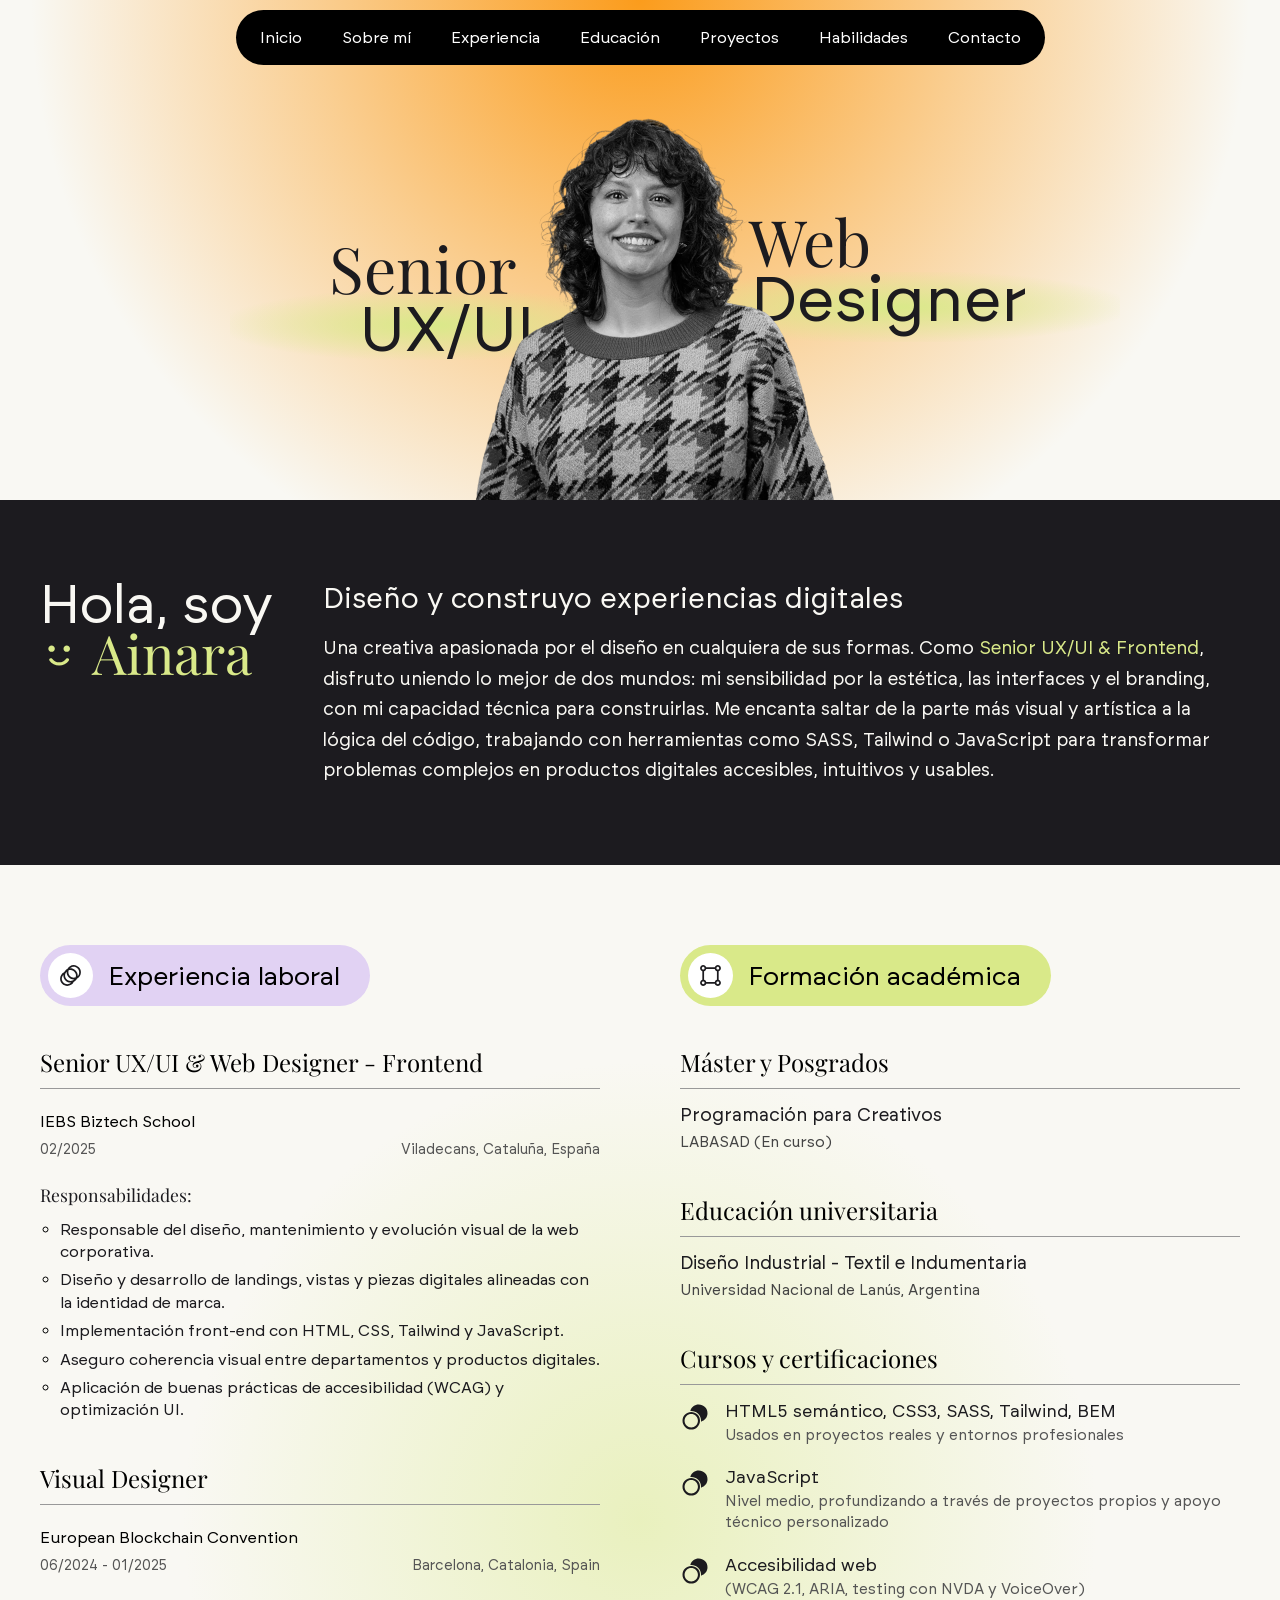
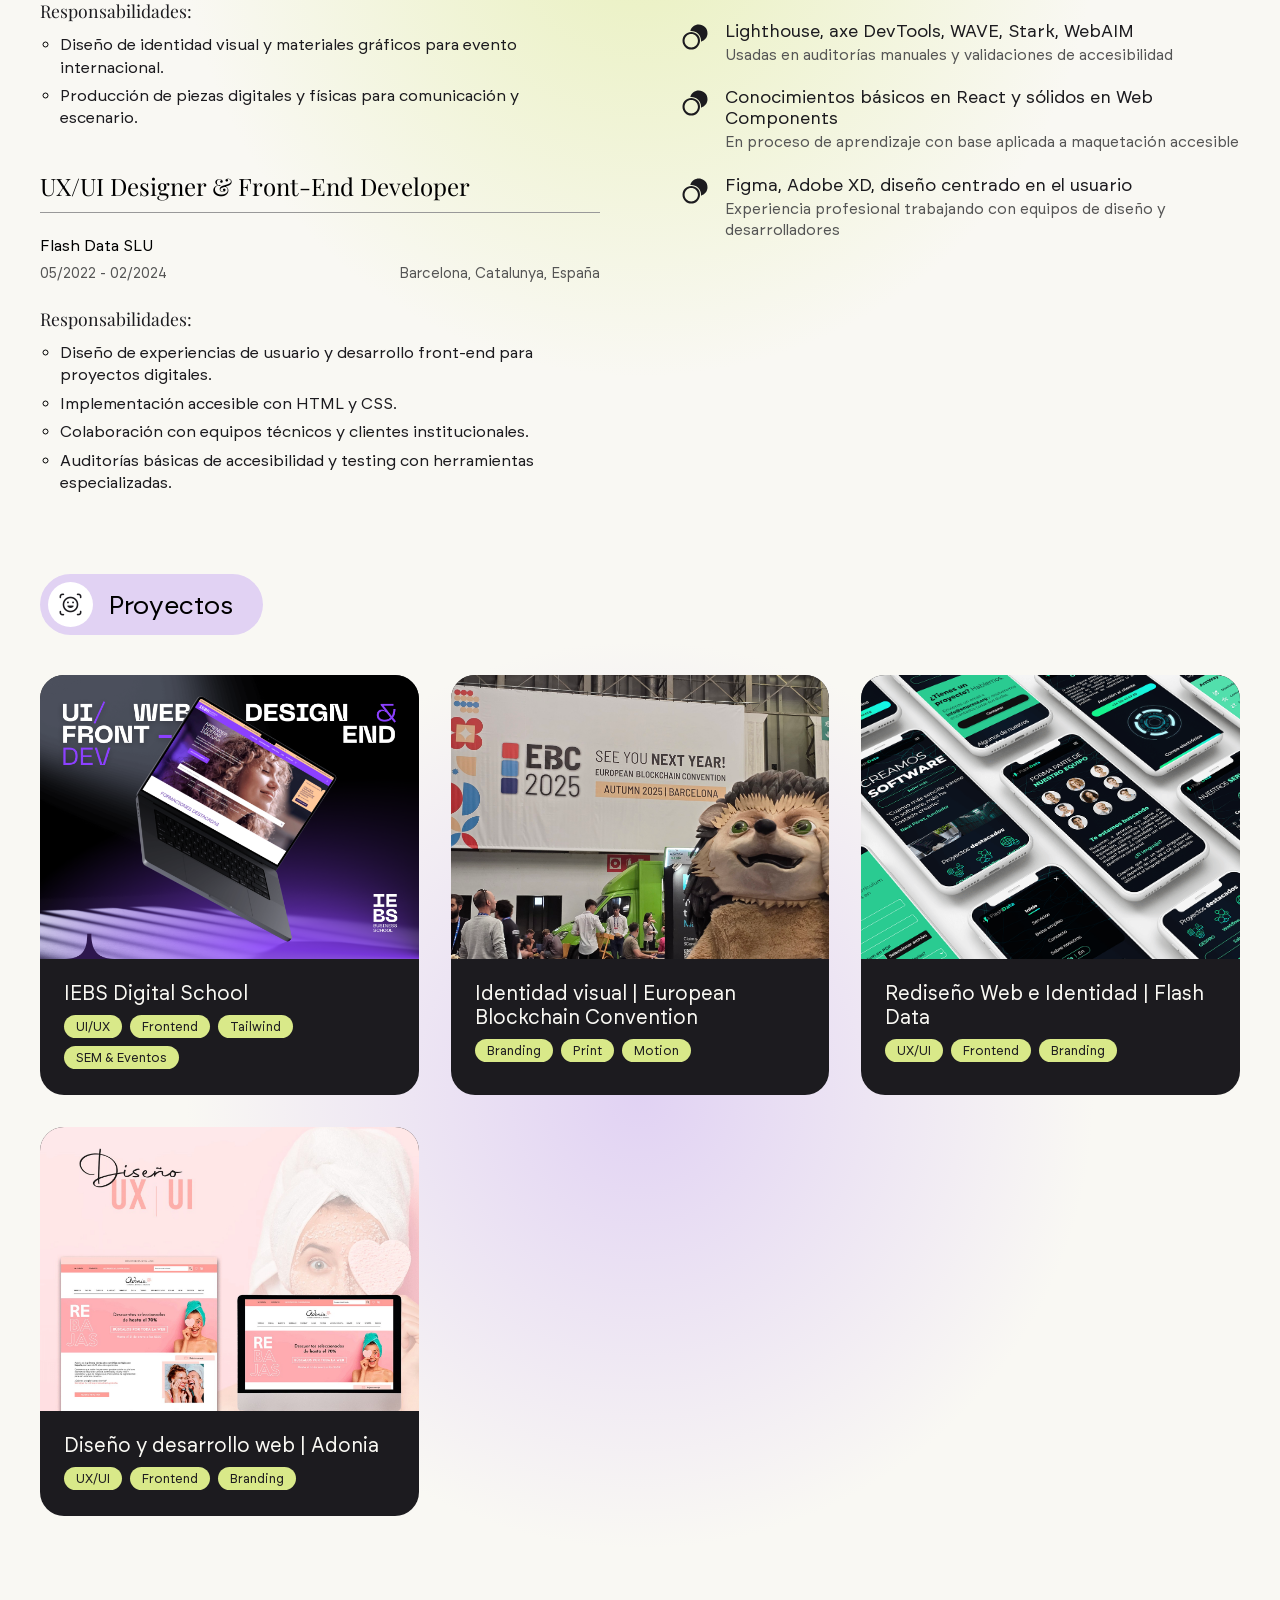
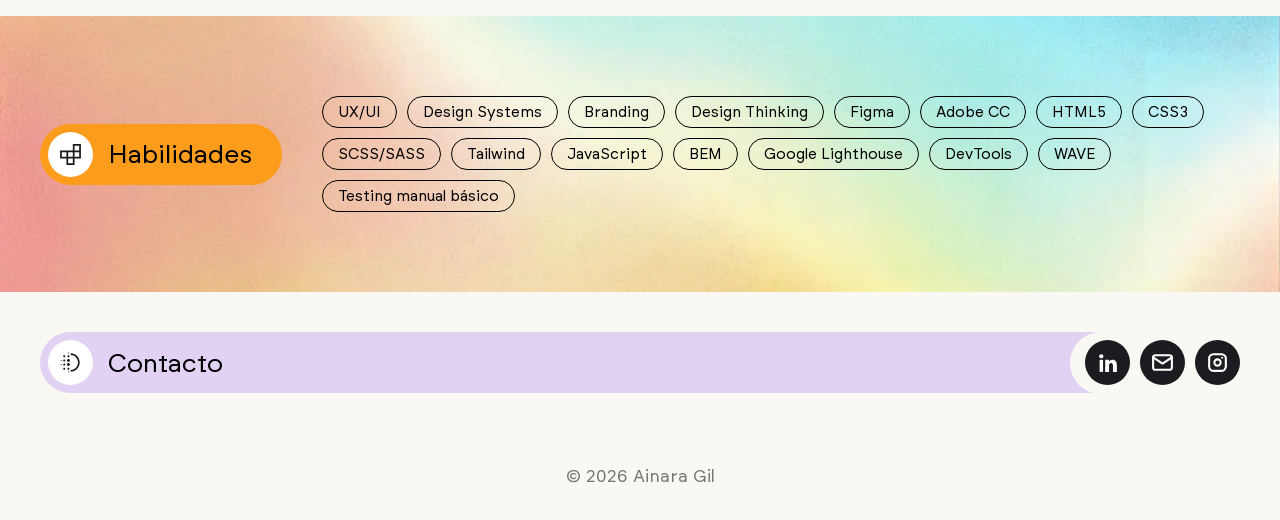
<file: index.html>
<!doctype html>
<html lang="es">
    <head>
        <meta charset="UTF-8" />
        <meta name="viewport" content="width=device-width, initial-scale=1.0" />
        <meta http-equiv="X-UA-Compatible" content="ie=edge" />

        <!-- Fonts -->
        <link rel="preconnect" href="https://fonts.googleapis.com" />
        <link rel="preconnect" href="https://fonts.gstatic.com" crossorigin />
        <link
            href="https://fonts.googleapis.com/css2?family=Manrope:wght@200..800&family=Playfair+Display:ital,wght@1,400..900&display=swap"
            rel="stylesheet"
        />

        <!-- Google Material Icons -->
        <link
            rel="stylesheet"
            href="https://fonts.googleapis.com/css2?family=Material+Symbols+Rounded:opsz,wght,FILL,GRAD@20..48,100..700,0..1,-50..200"
        />

        <!-- Css -->
        <link rel="stylesheet" href="./assets/css/styles.css" />

        <!-- Favicon -->
        <link rel="icon" href="./assets/img/favicon.svg" type="image/png" />

        <title>Ainara Gil | Senior UX/UI & Web Designer | Portfolio</title>
    </head>

    <body class="home-portfolio sobre-mi">
        <!-- MENÚ DE NAVEGACIÓN -->
        <header class="header">
            <nav class="header__nav" aria-label="Navegación principal">
                <ul class="header__list">
                    <li class="header__item"><a class="header__link" href="#inicio">Inicio</a></li>
                    <li class="header__item"><a class="header__link" href="#sobre-mi">Sobre mí</a></li>
                    <li class="header__item"><a class="header__link" href="#experiencia-laboral">Experiencia</a></li>
                    <li class="header__item"><a class="header__link" href="#formacion-academica">Educación</a></li>
                    <li class="header__item"><a class="header__link" href="#proyectos">Proyectos</a></li>
                    <li class="header__item"><a class="header__link" href="#habilidades">Habilidades</a></li>
                    <li class="header__item"><a class="header__link" href="#contacto">Contacto</a></li>
                </ul>
            </nav>
        </header>

        <main class="main">
            <!-- HERO -->
            <section id="inicio" class="section section--hero">
                <div class="container hero__container">
                    <h1 class="hero__title font-playfair">
                        <span class="text-senior">Senior</span>
                        <span class="text-uxui font-brockmann">UX/UI</span>
                        <span class="overly-1"></span>
                        <span class="text-web font-playfair">Web</span>
                        <span class="text-designer font-brockmann">Designer</span>
                        <span class="overly-2"></span>
                    </h1>

                    <img src="./assets/img/foto-linkedin.webp" alt="Foto de perfil de Ainara Gil" class="hero__photo" />
                </div>
            </section>

            <!-- SOBRE MÍ -->
            <section id="sobre-mi" class="section section--introduction">
                <div class="container introduction__container">
                    <h2 class="introduction__title">
                        <span class="beige-10">Hola, soy</span>
                        <span class="introduction__flex-group">
                            <img
                                src="./assets/img/favicon.svg"
                                width="40px"
                                height="40px"
                                alt="Carita sonriente"
                                class="introduction__icon"
                            />
                            <span class="font-playfair green-20">Ainara</span>
                        </span>
                    </h2>

                    <div class="introduction__body">
                        <h3 class="introduction__headline">Diseño y construyo experiencias digitales</h3>
                        <p class="section__description beige-10">
                            Una creativa apasionada por el diseño en cualquiera de sus formas. Como
                            <span class="green-20">Senior UX/UI &amp; Frontend</span>, disfruto uniendo lo mejor de dos
                            mundos: mi sensibilidad por la estética, las interfaces y el branding, con mi capacidad
                            técnica para construirlas. Me encanta saltar de la parte más visual y artística a la lógica
                            del código, trabajando con herramientas como SASS, Tailwind o JavaScript para transformar
                            problemas complejos en productos digitales accesibles, intuitivos y usables.
                        </p>
                    </div>
                </div>
            </section>

            <!-- EXPERIENCIA Y EDUCACIÓN -->
            <div class="section-row">
                <!-- EXPERIENCIA -->
                <section id="experiencia-laboral" class="section section--experience section-row__column">
                    <div class="container experience__container">
                        <div class="section__header section__header--experience">
                            <span class="section__icon-wrapper">
                                <img
                                    src="./assets/img/svg/experiencia-laboral.svg"
                                    alt="Icono experiencia laboral"
                                    class="section__icon"
                                />
                            </span>
                            <h2 class="section__title">Experiencia laboral</h2>
                        </div>

                        <ul class="experience__list">
                            <li class="job">
                                <div class="job__header">
                                    <h3 class="subsection__title font-playfair">
                                        Senior UX/UI &amp; Web Designer - Frontend
                                    </h3>
                                    <p class="job__company font-brockmann">IEBS Biztech School</p>
                                    <div class="job__time">
                                        <span class="job__date">02/2025</span>
                                        <span class="job__location">Viladecans, Cataluña, España</span>
                                    </div>
                                </div>

                                <div class="job__body">
                                    <p class="job__label font-playfair">Responsabilidades:</p>
                                    <ul class="job__list">
                                        <li class="job__item">
                                            Responsable del diseño, mantenimiento y evolución visual de la web
                                            corporativa.
                                        </li>
                                        <li class="job__item">
                                            Diseño y desarrollo de landings, vistas y piezas digitales alineadas con la
                                            identidad de marca.
                                        </li>
                                        <li class="job__item">
                                            Implementación front-end con HTML, CSS, Tailwind y JavaScript.
                                        </li>
                                        <li class="job__item">
                                            Aseguro coherencia visual entre departamentos y productos digitales.
                                        </li>
                                        <li class="job__item">
                                            Aplicación de buenas prácticas de accesibilidad (WCAG) y optimización UI.
                                        </li>
                                    </ul>
                                </div>
                            </li>

                            <li class="job">
                                <div class="job__header">
                                    <h3 class="subsection__title font-playfair">Visual Designer</h3>
                                    <p class="job__company font-brockmann">European Blockchain Convention</p>
                                    <div class="job__time">
                                        <span class="job__date">06/2024 - 01/2025</span>
                                        <span class="job__location">Barcelona, Catalonia, Spain</span>
                                    </div>
                                </div>

                                <div class="job__body">
                                    <p class="job__label font-playfair">Responsabilidades:</p>
                                    <ul class="job__list">
                                        <li class="job__item">
                                            Diseño de identidad visual y materiales gráficos para evento internacional.
                                        </li>
                                        <li class="job__item">
                                            Producción de piezas digitales y físicas para comunicación y escenario.
                                        </li>
                                    </ul>
                                </div>
                            </li>

                            <li class="job">
                                <div class="job__header">
                                    <h3 class="subsection__title font-playfair">
                                        UX/UI Designer &amp; Front-End Developer
                                    </h3>
                                    <p class="job__company font-brockmann">Flash Data SLU</p>
                                    <div class="job__time">
                                        <span class="job__date">05/2022 - 02/2024</span>
                                        <span class="job__location">Barcelona, Catalunya, España</span>
                                    </div>
                                </div>

                                <div class="job__body">
                                    <p class="job__label font-playfair">Responsabilidades:</p>
                                    <ul class="job__list">
                                        <li class="job__item">
                                            Diseño de experiencias de usuario y desarrollo front-end para proyectos
                                            digitales.
                                        </li>
                                        <li class="job__item">Implementación accesible con HTML y CSS.</li>
                                        <li class="job__item">
                                            Colaboración con equipos técnicos y clientes institucionales.
                                        </li>
                                        <li class="job__item">
                                            Auditorías básicas de accesibilidad y testing con herramientas
                                            especializadas.
                                        </li>
                                    </ul>
                                </div>
                            </li>
                        </ul>
                    </div>
                </section>

                <!-- EDUCACIÓN -->
                <section id="formacion-academica" class="section section--academic-training section-row__column">
                    <div class="container academic-training__container">
                        <div class="section__header section__header--academic">
                            <span class="section__icon-wrapper">
                                <img
                                    src="./assets/img/svg/formación-academica.svg"
                                    alt="Icono formación académica"
                                    class="section__icon"
                                />
                            </span>
                            <h2 class="section__title">Formación académica</h2>
                        </div>

                        <div class="education">
                            <h3 class="subsection__title font-playfair">Máster y Posgrados</h3>
                            <h4 class="education__degree">Programación para Creativos</h4>
                            <p class="education__institution">LABASAD (En curso)</p>
                        </div>

                        <div class="education">
                            <h3 class="subsection__title font-playfair">Educación universitaria</h3>
                            <h4 class="education__degree">Diseño Industrial - Textil e Indumentaria</h4>
                            <p class="education__institution">Universidad Nacional de Lanús, Argentina</p>
                        </div>

                        <div class="courses">
                            <h3 class="subsection__title font-playfair">Cursos y certificaciones</h3>
                            <ul class="course__list">
                                <li class="course">
                                    <img src="./assets/img/svg/points.svg" alt="Punto" class="course__icon" />
                                    <div class="course__content">
                                        <h4 class="course__title">HTML5 semántico, CSS3, SASS, Tailwind, BEM</h4>
                                        <p class="course__description">
                                            Usados en proyectos reales y entornos profesionales
                                        </p>
                                    </div>
                                </li>
                                <li class="course">
                                    <img src="./assets/img/svg/points.svg" alt="Punto" class="course__icon" />
                                    <div class="course__content">
                                        <h4 class="course__title">JavaScript</h4>
                                        <p class="course__description">
                                            Nivel medio, profundizando a través de proyectos propios y apoyo técnico
                                            personalizado
                                        </p>
                                    </div>
                                </li>
                                <li class="course">
                                    <img src="./assets/img/svg/points.svg" alt="Punto" class="course__icon" />
                                    <div class="course__content">
                                        <h4 class="course__title">Accesibilidad web</h4>
                                        <p class="course__description">
                                            (WCAG 2.1, ARIA, testing con NVDA y VoiceOver)
                                        </p>
                                    </div>
                                </li>
                                <li class="course">
                                    <img src="./assets/img/svg/points.svg" alt="Punto" class="course__icon" />
                                    <div class="course__content">
                                        <h4 class="course__title">Lighthouse, axe DevTools, WAVE, Stark, WebAIM</h4>
                                        <p class="course__description">
                                            Usadas en auditorías manuales y validaciones de accesibilidad
                                        </p>
                                    </div>
                                </li>
                                <li class="course">
                                    <img src="./assets/img/svg/points.svg" alt="Punto" class="course__icon" />
                                    <div class="course__content">
                                        <h4 class="course__title">
                                            Conocimientos básicos en React y sólidos en Web Components
                                        </h4>
                                        <p class="course__description">
                                            En proceso de aprendizaje con base aplicada a maquetación accesible
                                        </p>
                                    </div>
                                </li>
                                <li class="course">
                                    <img src="./assets/img/svg/points.svg" alt="Punto" class="course__icon" />
                                    <div class="course__content">
                                        <h4 class="course__title">Figma, Adobe XD, diseño centrado en el usuario</h4>
                                        <p class="course__description">
                                            Experiencia profesional trabajando con equipos de diseño y desarrolladores
                                        </p>
                                    </div>
                                </li>
                            </ul>
                        </div>
                    </div>
                </section>
            </div>

            <!-- PROYECTOS -->
            <section id="proyectos" class="section section--projects">
                <div class="container projects__container">
                    <div class="section__header section__header--projects">
                        <span class="section__icon-wrapper material-symbols-rounded"> ar_on_you </span>
                        <h2 class="section__title">Proyectos</h2>
                    </div>

                    <div class="projects__grid">
                        <!-- 1. IEBS -->
                        <a class="card" href="iebs.html">
                            <img
                                class="card__cover"
                                src="./assets/img/shots/iebs/portada-iebs.png"
                                alt="IEBS Digital School | UI Design & Frontend Layout"
                            />
                            <div class="card__body">
                                <h3 class="card__title">IEBS Digital School</h3>
                                <ul class="card__tags">
                                    <li class="card__tag">UI/UX</li>
                                    <li class="card__tag">Frontend</li>
                                    <li class="card__tag">Tailwind</li>
                                    <li class="card__tag">SEM &amp; Eventos</li>
                                </ul>
                            </div>
                        </a>

                        <!-- 2. EUROPEAN BLOCKCHAIN CONVENTION -->
                        <a class="card" href="european-blockchain-convention.html">
                            <img
                                class="card__cover"
                                src="./assets/img/shots/identidad-evento-blockchain/portada-ebc.jpg"
                                alt="Portada del proyecto: identidad visual para European Blockchain Convention"
                            />
                            <div class="card__body">
                                <h3 class="card__title">Identidad visual | European Blockchain Convention</h3>
                                <ul class="card__tags">
                                    <li class="card__tag">Branding</li>
                                    <li class="card__tag">Print</li>
                                    <li class="card__tag">Motion</li>
                                </ul>
                            </div>
                        </a>

                        <!-- 3. FLASH DATA -->
                        <a class="card" href="flashdata.html">
                            <img
                                class="card__cover"
                                src="./assets/img/shots/flashdata/portada-mobile.png"
                                alt="Diseño móvil e interfaz responsive para Flash Data SLU"
                            />
                            <div class="card__body">
                                <h3 class="card__title">Rediseño Web e Identidad | Flash Data</h3>
                                <ul class="card__tags">
                                    <li class="card__tag">UX/UI</li>
                                    <li class="card__tag">Frontend</li>
                                    <li class="card__tag">Branding</li>
                                </ul>
                            </div>
                        </a>

                        <!-- 4. ADONIA -->
                        <a class="card" href="adonia.html">
                            <img
                                class="card__cover"
                                src="./assets/img/shots/adonia/portada-adonia.jpg"
                                alt="Diseño y desarrollo web para Adonia"
                            />
                            <div class="card__body">
                                <h3 class="card__title">Diseño y desarrollo web | Adonia</h3>
                                <ul class="card__tags">
                                    <li class="card__tag">UX/UI</li>
                                    <li class="card__tag">Frontend</li>
                                    <li class="card__tag">Branding</li>
                                </ul>
                            </div>
                        </a>
                    </div>
                </div>
            </section>

            <!-- HABILIDADES -->
            <section id="habilidades" class="section section--habilities">
                <div class="container habilities__container">
                    <div class="subtitle__container">
                        <span class="section__icon-wrapper">
                            <img
                                src="./assets/img/svg/habilidades.svg"
                                alt="Icono de habilidades"
                                class="section__icon"
                            />
                        </span>
                        <h2 class="section__title">Habilidades</h2>
                    </div>

                    <div class="section__container">
                        <ul class="skills__list">
                            <li class="skills__tag">UX/UI</li>
                            <li class="skills__tag">Design Systems</li>
                            <li class="skills__tag">Branding</li>
                            <li class="skills__tag">Design Thinking</li>
                            <li class="skills__tag">Figma</li>
                            <li class="skills__tag">Adobe CC</li>
                            <li class="skills__tag">HTML5</li>
                            <li class="skills__tag">CSS3</li>
                            <li class="skills__tag">SCSS/SASS</li>
                            <li class="skills__tag">Tailwind</li>
                            <li class="skills__tag">JavaScript</li>
                            <li class="skills__tag">BEM</li>
                            <li class="skills__tag">Google Lighthouse</li>
                            <li class="skills__tag">DevTools</li>
                            <li class="skills__tag">WAVE</li>
                            <li class="skills__tag">Testing manual básico</li>
                        </ul>
                    </div>
                </div>
            </section>

            <!-- CONTACTO -->
            <section id="contacto" class="section section--contact">
                <div class="container contact__container">
                    <div class="subtitle__container">
                        <span class="section__icon-wrapper">
                            <img src="./assets/img/svg/contacto.svg" alt="Icono de contacto" class="section__icon" />
                        </span>
                        <h2 class="section__title">Contacto</h2>
                        <span class="circle"></span>
                    </div>

                    <div class="section__container section__container--contact">
                        <a
                            class="section__link btn"
                            href="https://www.linkedin.com/in/ainaragil/"
                            target="_blank"
                            rel="noopener noreferrer"
                            title="Ir a LinkedIn"
                            aria-label="Perfil de LinkedIn de Ainara Gil"
                        >
                            <svg
                                width="100%"
                                height="100%"
                                viewBox="0 0 24 24"
                                fill="none"
                                xmlns="http://www.w3.org/2000/svg"
                            >
                                <path d="M7.75215 9.45215H4.43848V21H7.75215V9.45215Z" fill="currentColor"></path>
                                <path
                                    d="M6.02539 4C4.80352 4 4 4.86049 4 6.00298C4 7.12378 4.77695 8.00595 5.97891 8.00595H6.00547C7.25391 8.00595 8.03086 7.11655 8.02422 6.00298C7.99766 4.86049 7.24727 4 6.02539 4Z"
                                    fill="currentColor"
                                ></path>
                                <path
                                    d="M16.8029 9.34375C14.9037 9.34375 13.715 10.4718 13.4959 11.2672V9.45221H9.77051C9.81699 10.4139 9.77051 21.0001 9.77051 21.0001H13.4959V14.7597C13.4959 14.4054 13.4826 14.0583 13.5756 13.8125C13.8279 13.1183 14.3791 12.3952 15.3686 12.3952C16.6635 12.3952 17.2479 13.4654 17.2479 15.0273V21.0001H21.0064V14.579C21.0064 11.0069 19.1604 9.34375 16.8029 9.34375Z"
                                    fill="currentColor"
                                ></path>
                            </svg>
                        </a>

                        <a
                            class="section__link btn"
                            href="mailto:ainaragilcm@gmail.com"
                            title="Enviar un email"
                            aria-label="Enviar correo electrónico a Ainara Gil"
                        >
                            <svg
                                width="100%"
                                height="100%"
                                viewBox="0 0 24 24"
                                fill="none"
                                xmlns="http://www.w3.org/2000/svg"
                            >
                                <path
                                    d="M3 7C3 6.46957 3.21071 5.96086 3.58579 5.58579C3.96086 5.21071 4.46957 5 5 5H19C19.5304 5 20.0391 5.21071 20.4142 5.58579C20.7893 5.96086 21 6.46957 21 7V17C21 17.5304 20.7893 18.0391 20.4142 18.4142C20.0391 18.7893 19.5304 19 19 19H5C4.46957 19 3.96086 18.7893 3.58579 18.4142C3.21071 18.0391 3 17.5304 3 17V7Z"
                                    stroke="currentColor"
                                    stroke-width="2"
                                    stroke-linecap="round"
                                    stroke-linejoin="round"
                                ></path>
                                <path
                                    d="M3 7L12 13L21 7"
                                    stroke="currentColor"
                                    stroke-width="2"
                                    stroke-linecap="round"
                                    stroke-linejoin="round"
                                ></path>
                            </svg>
                        </a>

                        <a
                            class="section__link btn"
                            href="https://www.instagram.com/ainara.design/?hl=es"
                            target="_blank"
                            rel="noopener noreferrer"
                            title="Ir a Instagram"
                            aria-label="Perfil de Instagram de Ainara Gil"
                        >
                            <svg
                                width="100%"
                                height="100%"
                                viewBox="0 0 24 24"
                                fill="none"
                                xmlns="http://www.w3.org/2000/svg"
                            >
                                <path
                                    d="M4 8C4 6.93913 4.42143 5.92172 5.17157 5.17157C5.92172 4.42143 6.93913 4 8 4H16C17.0609 4 18.0783 4.42143 18.8284 5.17157C19.5786 5.92172 20 6.93913 20 8V16C20 17.0609 19.5786 17.0609 18.8284 18.8284C18.0783 19.5786 17.0609 20 16 20H8C6.93913 20 5.92172 19.5786 5.17157 18.8284C4.42143 18.0783 4 17.0609 4 16V8Z"
                                    stroke="currentColor"
                                    stroke-width="2"
                                    stroke-linecap="round"
                                    stroke-linejoin="round"
                                ></path>
                                <path
                                    d="M9 12C9 12.7956 9.31607 13.5587 9.87868 14.1213C10.4413 14.6839 11.2044 15 12 15C12.7956 15 13.5587 14.6839 14.1213 14.1213C14.6839 13.5587 15 12.7956 15 12C15 11.2044 14.6839 10.4413 14.1213 9.87868C13.5587 9.31607 12.7956 9 12 9C11.2044 9 10.4413 9.31607 9.87868 9.87868C9.31607 10.4413 9 11.2044 9 12Z"
                                    stroke="currentColor"
                                    stroke-width="2"
                                    stroke-linecap="round"
                                    stroke-linejoin="round"
                                ></path>
                                <path
                                    d="M16.5 7.5V7.51"
                                    stroke="currentColor"
                                    stroke-width="2"
                                    stroke-linecap="round"
                                    stroke-linejoin="round"
                                ></path>
                            </svg>
                        </a>
                    </div>
                </div>
            </section>
        </main>

        <footer class="footer">
            <p>© 2026 Ainara Gil</p>
        </footer>
    </body>
</html>
</file>
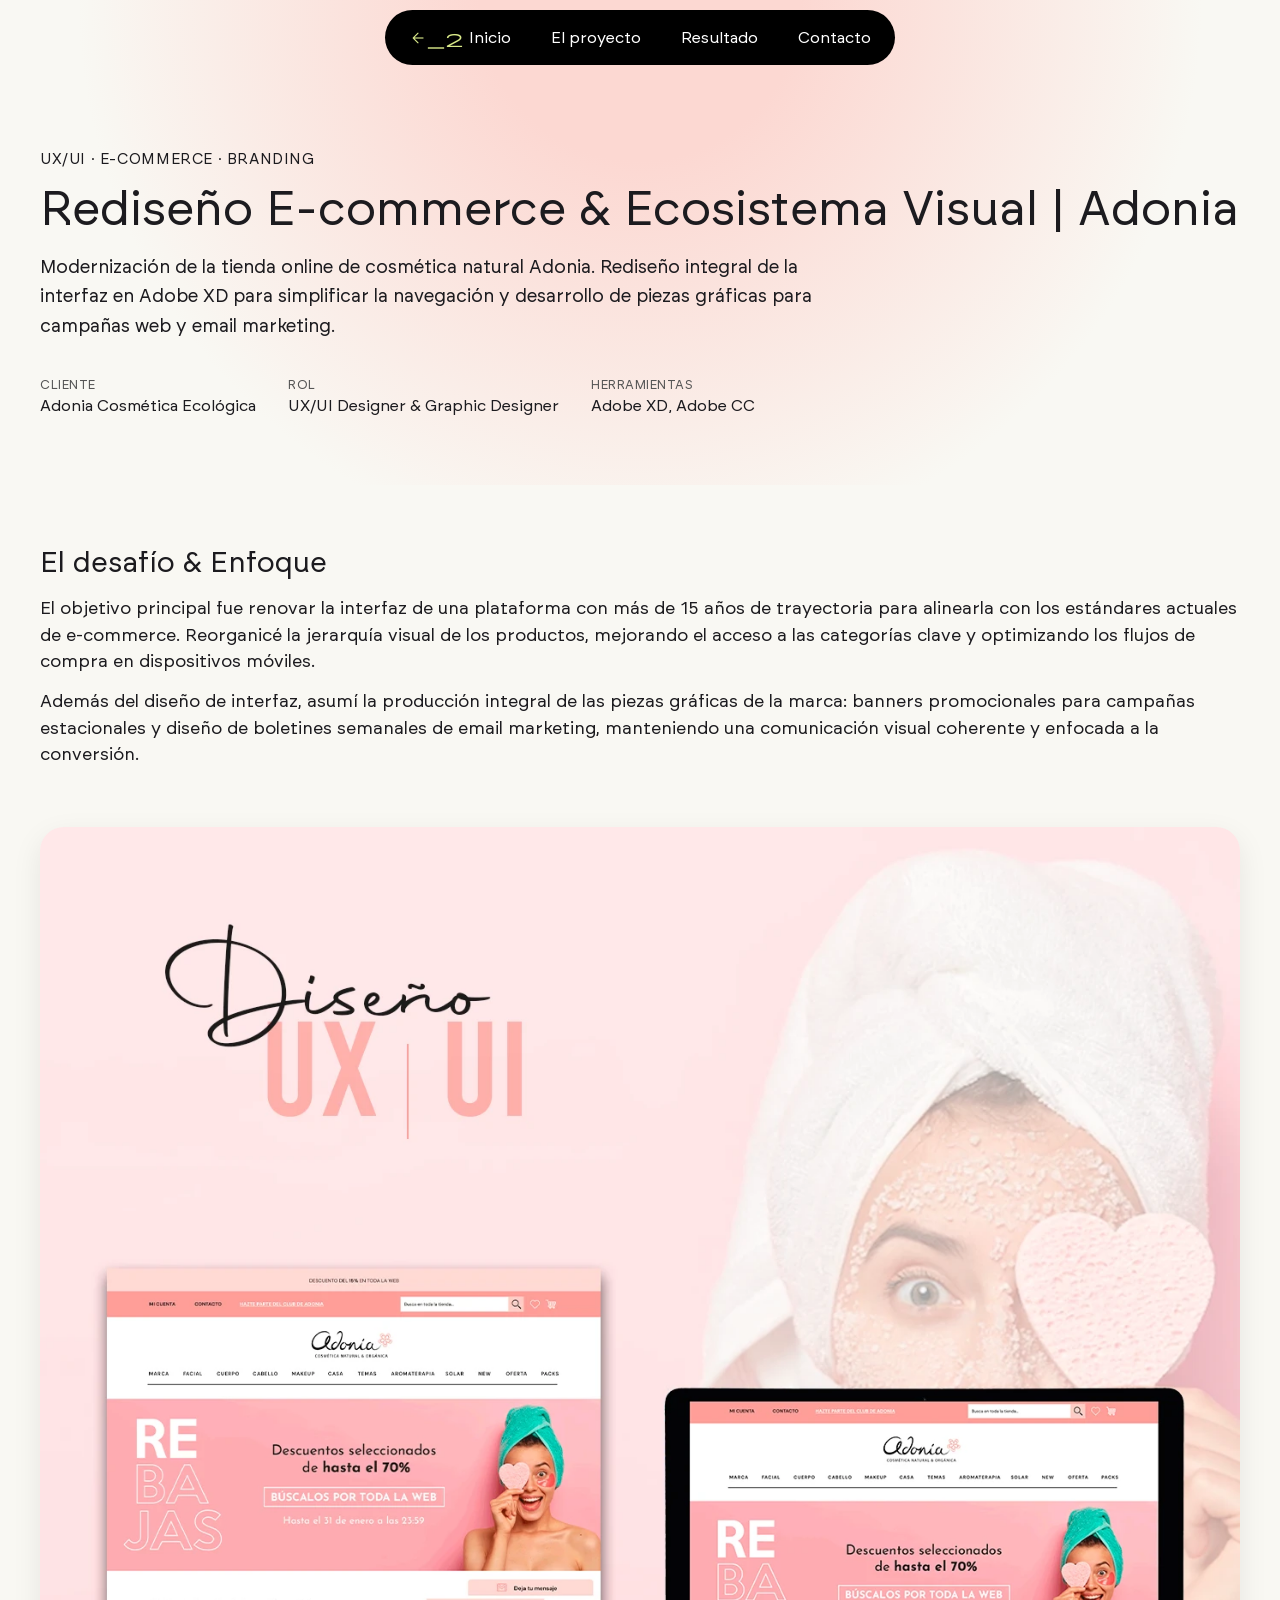
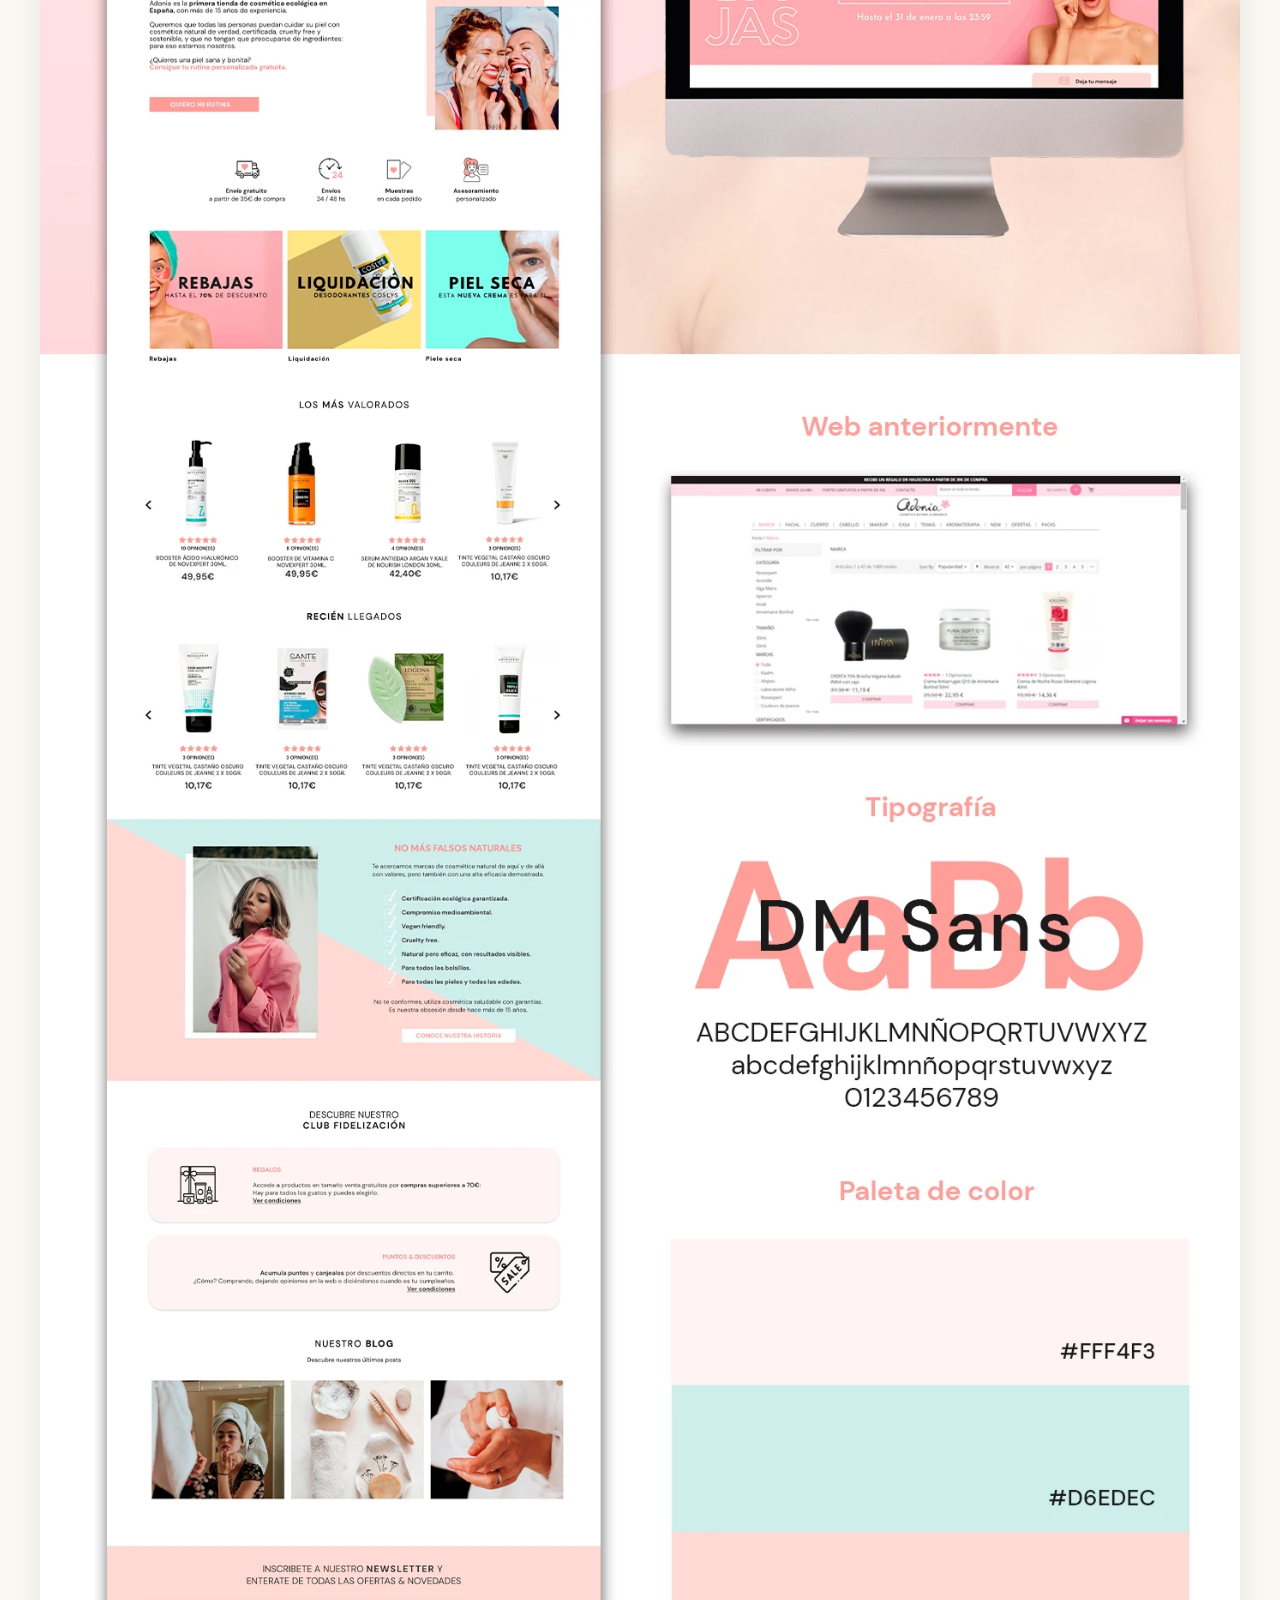
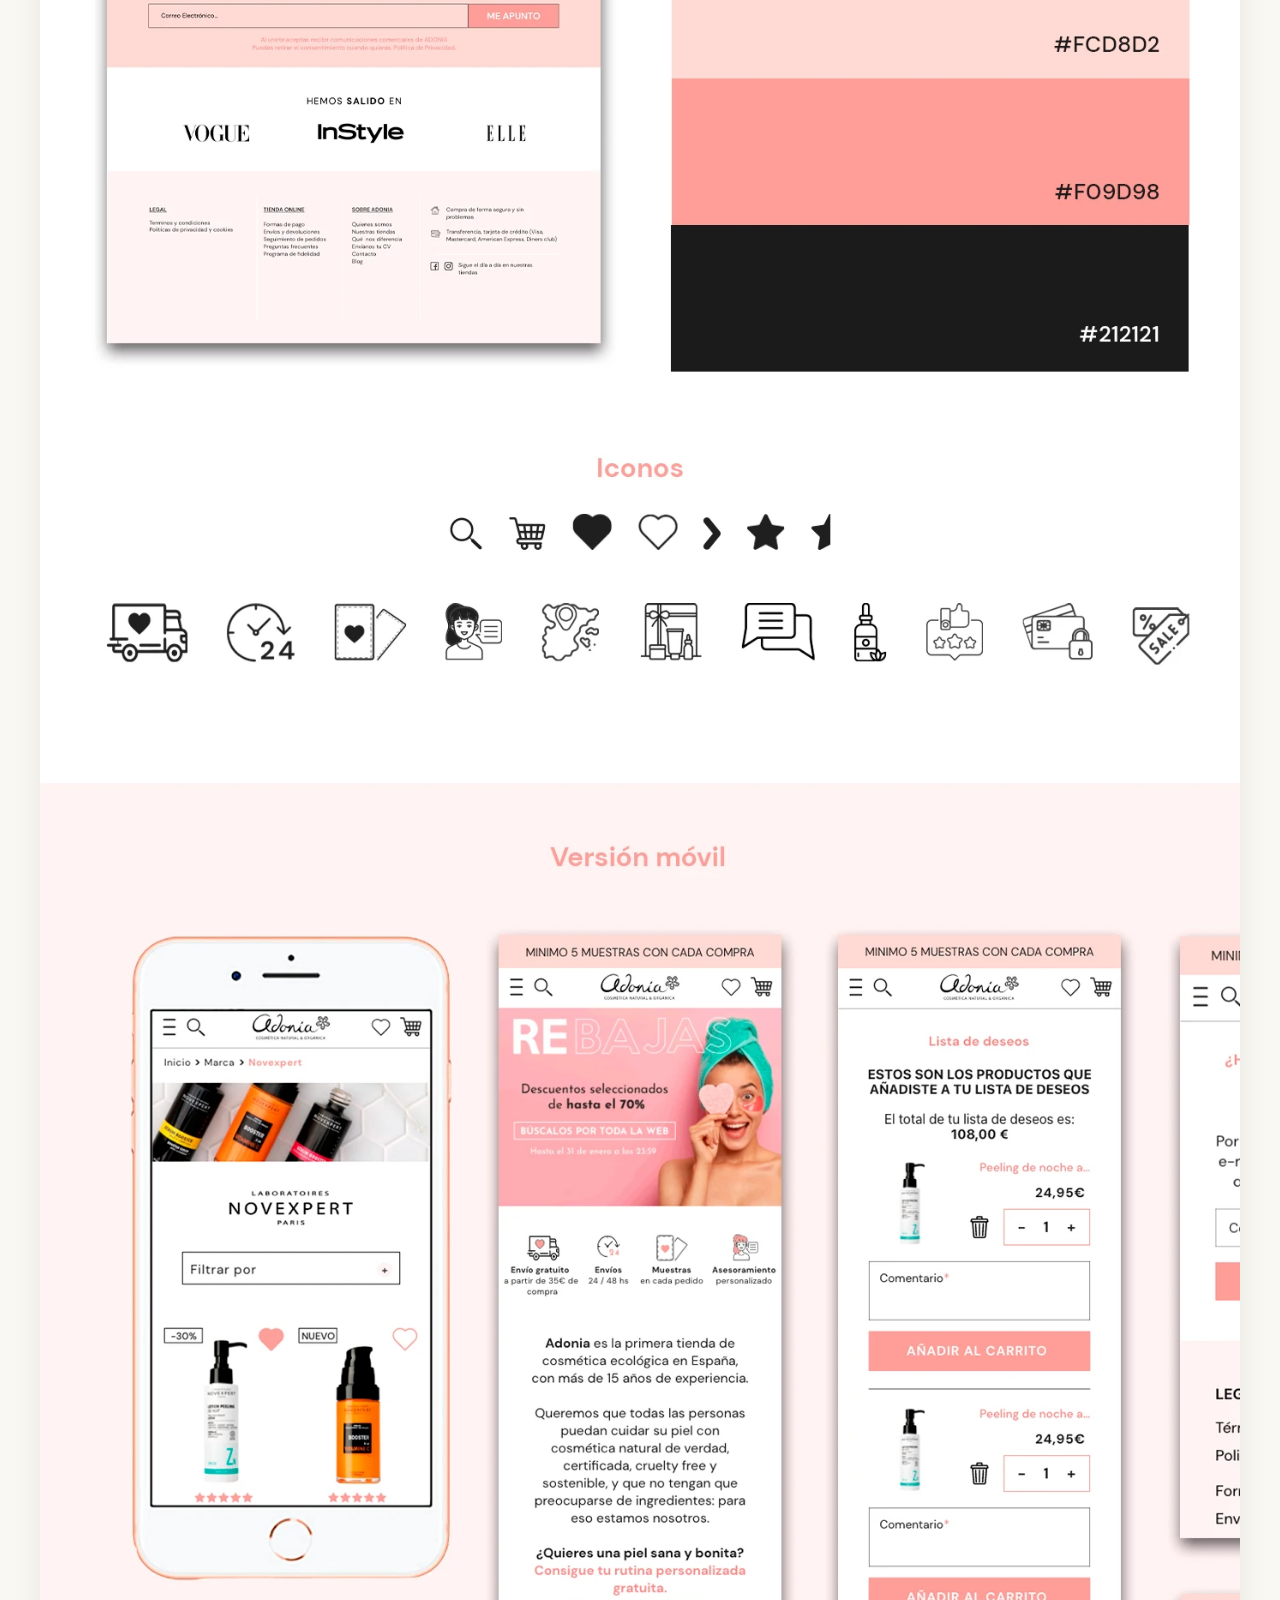
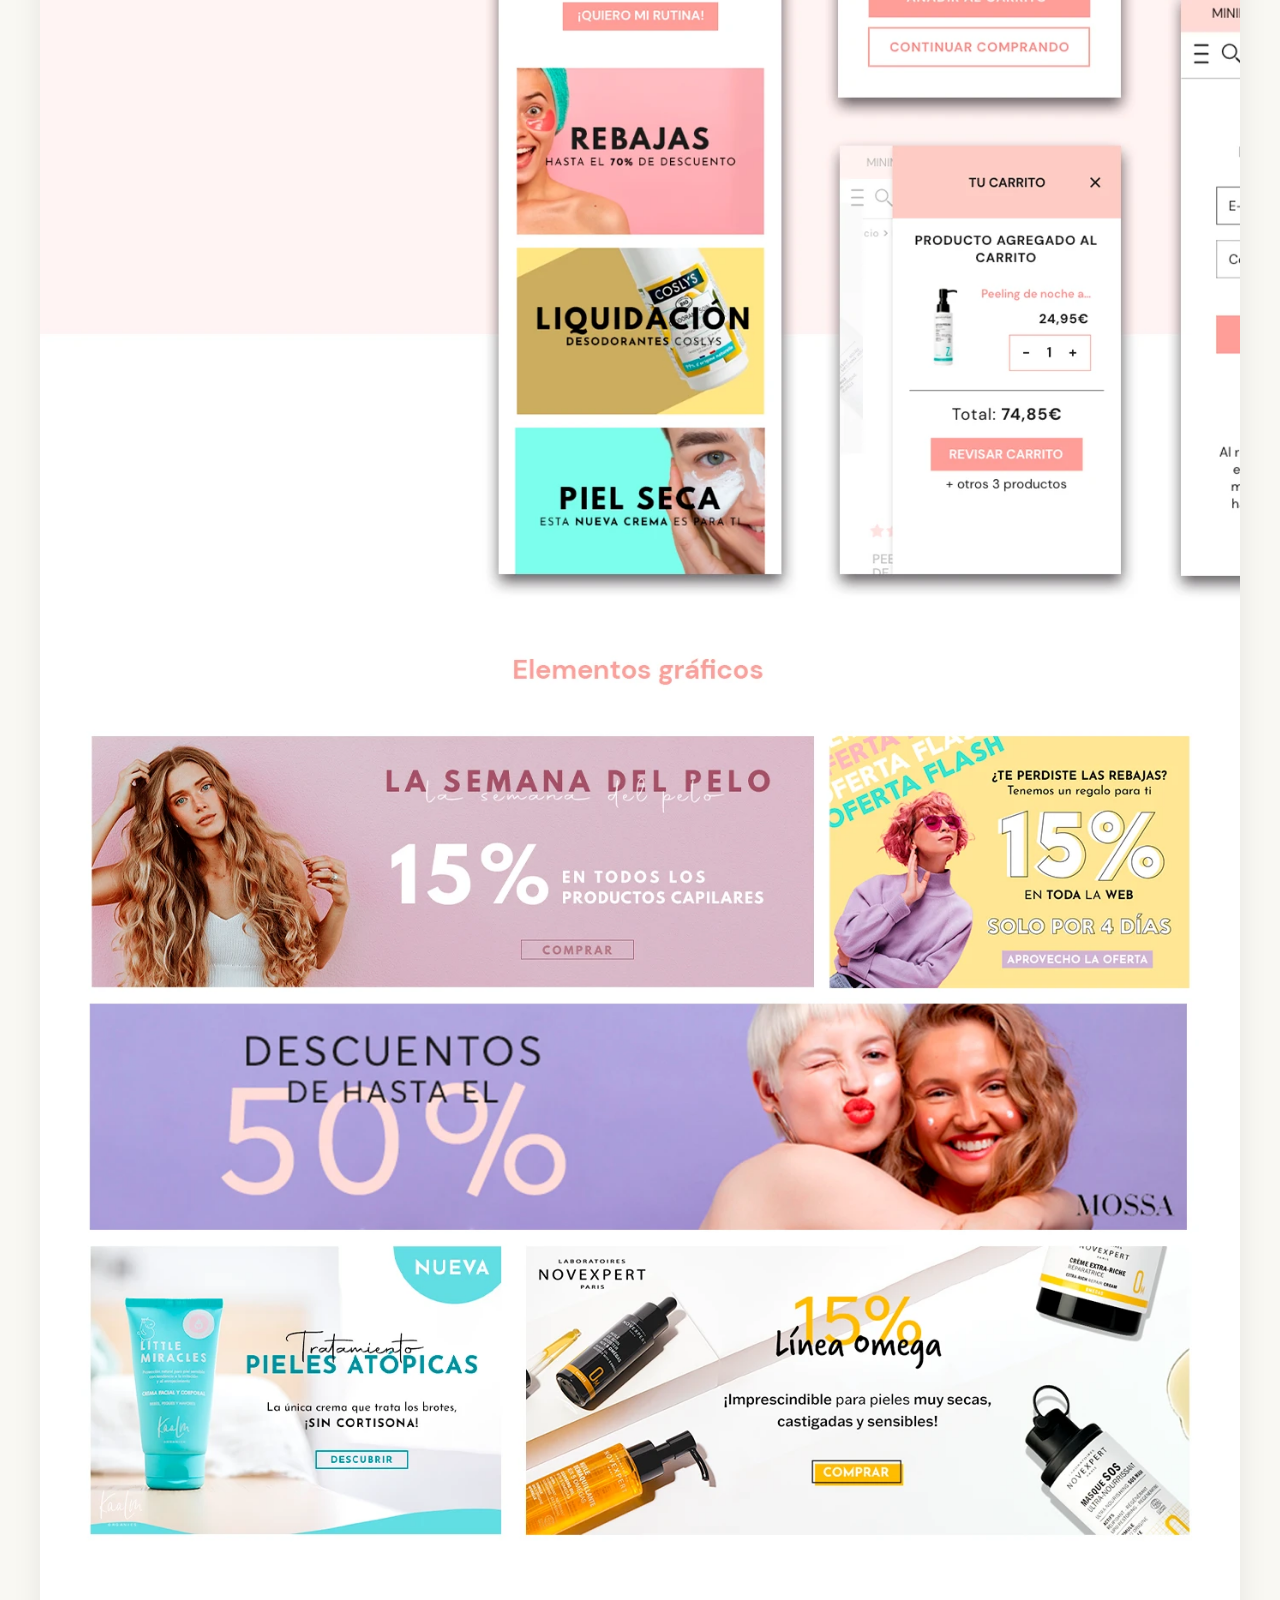
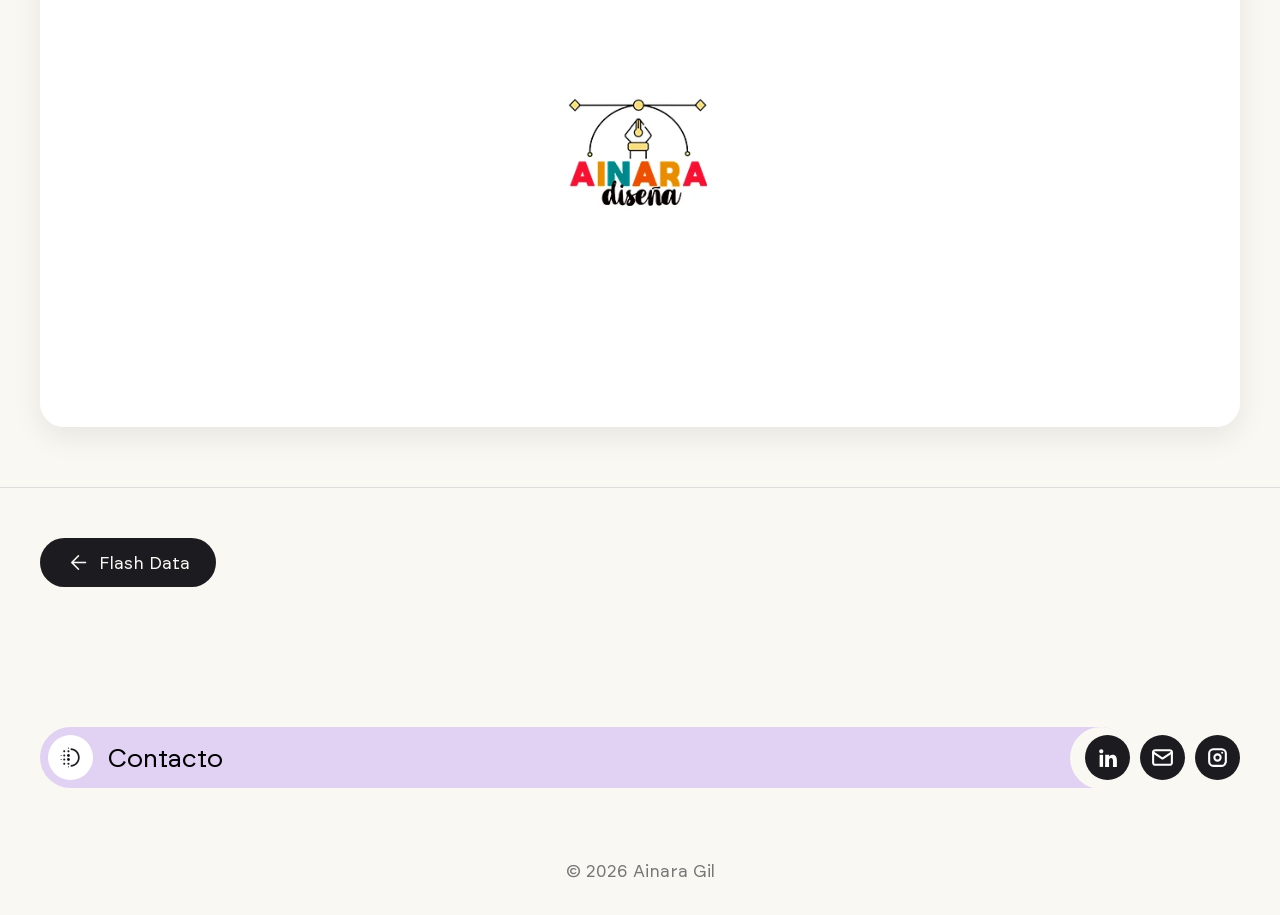
<file: adonia.html>
<!doctype html>
<html lang="es">
  <head>
    <meta charset="UTF-8" />
    <meta name="viewport" content="width=device-width, initial-scale=1.0" />
    <meta http-equiv="X-UA-Compatible" content="ie=edge" />

    <!-- Fonts -->
    <link rel="preconnect" href="https://fonts.googleapis.com" />
    <link rel="preconnect" href="https://fonts.gstatic.com" crossorigin />
    <link
      href="https://fonts.googleapis.com/css2?family=Manrope:wght@200..800&family=Playfair+Display:ital,wght@1,400..900&display=swap"
      rel="stylesheet"
    />

    <!-- Google Material Icons -->
    <link
      rel="stylesheet"
      href="https://fonts.googleapis.com/css2?family=Material+Symbols+Rounded:opsz,wght,FILL,GRAD@20..48,100..700,0..1,-50..200"
    />

    <!-- Css -->
    <link rel="stylesheet" href="./assets/css/styles.css" />

    <!-- Favicon -->
    <link rel="icon" href="./assets/img/favicon.svg" type="image/png" />

    <title>Adonia | Rediseño E-commerce & Ecosistema Visual | Ainara Gil</title>
  </head>

  <body class="adonia">
    <!-- MENÚ DE NAVEGACIÓN ESTANDARIZADO -->
    <header class="header">
      <nav class="header__nav" aria-label="Navegación del proyecto">
        <ul class="header__list">
          <li class="header__item">
            <a class="header__link header__link--back" href="index.html#proyectos">
              <span class="material-symbols-rounded">arrow_back_2</span>
              Inicio
            </a>
          </li>
          <li class="header__item"><a class="header__link" href="#proyecto">El proyecto</a></li>
          <li class="header__item"><a class="header__link" href="#resultado">Resultado</a></li>
          <li class="header__item"><a class="header__link" href="#contacto">Contacto</a></li>
        </ul>
      </nav>
    </header>

    <main>
      <!-- HERO DEL PROYECTO -->
      <section class="project-hero">
        <div class="project-hero__container">
          <span class="project-hero__eyebrow">UX/UI · E-commerce · Branding</span>
          <h1 class="project-hero__title">Rediseño E-commerce &amp; Ecosistema Visual | Adonia</h1>
          <p class="project-hero__summary">
            Modernización de la tienda online de cosmética natural Adonia. Rediseño integral de la interfaz en Adobe XD para simplificar la navegación y desarrollo de piezas gráficas para campañas web y email marketing.
          </p>

          <dl class="project-meta">
            <div class="project-meta__item">
              <dt>Cliente</dt>
              <dd>Adonia Cosmética Ecológica</dd>
            </div>
            <div class="project-meta__item">
              <dt>Rol</dt>
              <dd>UX/UI Designer &amp; Graphic Designer</dd>
            </div>
            <div class="project-meta__item">
              <dt>Herramientas</dt>
              <dd>Adobe XD, Adobe CC</dd>
            </div>
          </dl>
        </div>
      </section>

      <!-- SECCIÓN: EL PROYECTO -->
      <div id="proyecto" class="project-block project-block--text">
        <h2>El desafío &amp; Enfoque</h2>
        <p>
          El objetivo principal fue renovar la interfaz de una plataforma con más de 15 años de trayectoria para alinearla con los estándares actuales de e-commerce. Reorganicé la jerarquía visual de los productos, mejorando el acceso a las categorías clave y optimizando los flujos de compra en dispositivos móviles.
        </p>
        <p>
          Además del diseño de interfaz, asumí la producción integral de las piezas gráficas de la marca: banners promocionales para campañas estacionales y diseño de boletines semanales de email marketing, manteniendo una comunicación visual coherente y enfocada a la conversión.
        </p>
      </div>

      <!-- SECCIÓN: RESULTADO (Imagen completa) -->
      <div id="resultado" class="project-block project-block--container project-block--web-preview">
        <img
          src="./assets/img/shots/adonia/adonia-web.webp"
          alt="Caso de estudio de Adonia: Comparativa del rediseño desktop, flujo mobile-first, sistema visual, banners promocionales y piezas de email marketing"
        />
      </div>

      <!-- NAVEGACIÓN ENTRE PROYECTOS (Solo anterior) -->
      <nav class="project-nav" aria-label="Navegación entre proyectos">
        <a class="project-nav__link" href="flashdata.html">
          <span class="material-symbols-rounded">arrow_back</span> Flash Data
        </a>
        <div></div>
      </nav>

      <!-- SECCIÓN: CONTACTO -->
      <section id="contacto" class="section section--contact">
        <div class="container contact__container">
          <div class="subtitle__container">
            <span class="section__icon-wrapper">
              <img src="./assets/img/svg/contacto.svg" alt="Icono de contacto" class="section__icon" />
            </span>
            <h2 class="section__title">Contacto</h2>
            <span class="circle"></span>
          </div>

          <div class="section__container section__container--contact">
            <a
              class="section__link btn"
              href="https://www.linkedin.com/in/ainaragil/"
              target="_blank"
              rel="noopener noreferrer"
              title="Ir a LinkedIn"
              aria-label="Perfil de LinkedIn de Ainara Gil"
            >
              <svg width="100%" height="100%" viewBox="0 0 24 24" fill="none" xmlns="http://www.w3.org/2000/svg">
                <path d="M7.75215 9.45215H4.43848V21H7.75215V9.45215Z" fill="currentColor"></path>
                <path d="M6.02539 4C4.80352 4 4 4.86049 4 6.00298C4 7.12378 4.77695 8.00595 5.97891 8.00595H6.00547C7.25391 8.00595 8.03086 7.11655 8.02422 6.00298C7.99766 4.86049 7.24727 4 6.02539 4Z" fill="currentColor"></path>
                <path d="M16.8029 9.34375C14.9037 9.34375 13.715 10.4718 13.4959 11.2672V9.45221H9.77051C9.81699 10.4139 9.77051 21.0001 9.77051 21.0001H13.4959V14.7597C13.4959 14.4054 13.4826 14.0583 13.5756 13.8125C13.8279 13.1183 14.3791 12.3952 15.3686 12.3952C16.6635 12.3952 17.2479 13.4654 17.2479 15.0273V21.0001H21.0064V14.579C21.0064 11.0069 19.1604 9.34375 16.8029 9.34375Z" fill="currentColor"></path>
              </svg>
            </a>

            <a
              class="section__link btn"
              href="mailto:ainaragilcm@gmail.com"
              title="Enviar un email"
              aria-label="Enviar correo electrónico a Ainara Gil"
            >
              <svg width="100%" height="100%" viewBox="0 0 24 24" fill="none" xmlns="http://www.w3.org/2000/svg">
                <path d="M3 7C3 6.46957 3.21071 5.96086 3.58579 5.58579C3.96086 5.21071 4.46957 5 5 5H19C19.5304 5 20.0391 5.21071 20.4142 5.58579C20.7893 5.96086 21 6.46957 21 7V17C21 17.5304 20.7893 18.0391 20.4142 18.4142C20.0391 18.7893 19.5304 19 19 19H5C4.46957 19 3.96086 18.7893 3.58579 18.4142C3.21071 18.0391 3 17.5304 3 17V7Z" stroke="currentColor" stroke-width="2" stroke-linecap="round" stroke-linejoin="round"></path>
                <path d="M3 7L12 13L21 7" stroke="currentColor" stroke-width="2" stroke-linecap="round" stroke-linejoin="round"></path>
              </svg>
            </a>

            <a
              class="section__link btn"
              href="https://www.instagram.com/ainara.design/?hl=es"
              target="_blank"
              rel="noopener noreferrer"
              title="Ir a Instagram"
              aria-label="Perfil de Instagram de Ainara Gil"
            >
              <svg width="100%" height="100%" viewBox="0 0 24 24" fill="none" xmlns="http://www.w3.org/2000/svg">
                <path d="M4 8C4 6.93913 4.42143 5.92172 5.17157 5.17157C5.92172 4.42143 6.93913 4 8 4H16C17.0609 4 18.0783 4.42143 18.8284 5.17157C19.5786 5.92172 20 6.93913 20 8V16C20 17.0609 19.5786 17.0609 18.8284 18.8284C18.0783 19.5786 17.0609 20 16 20H8C6.93913 20 5.92172 19.5786 5.17157 18.8284C4.42143 18.0783 4 17.0609 4 16V8Z" stroke="currentColor" stroke-width="2" stroke-linecap="round" stroke-linejoin="round"></path>
                <path d="M9 12C9 12.7956 9.31607 13.5587 9.87868 14.1213C10.4413 14.6839 11.2044 15 12 15C12.7956 15 13.5587 14.6839 14.1213 14.1213C14.6839 13.5587 15 12.7956 15 12C15 11.2044 14.6839 10.4413 14.1213 9.87868C13.5587 9.31607 12.7956 9 12 9C11.2044 9 10.4413 9.31607 9.87868 9.87868C9.31607 10.4413 9 11.2044 9 12Z" stroke="currentColor" stroke-width="2" stroke-linecap="round" stroke-linejoin="round"></path>
                <path d="M16.5 7.5V7.51" stroke="currentColor" stroke-width="2" stroke-linecap="round" stroke-linejoin="round"></path>
              </svg>
            </a>
          </div>
        </div>
      </section>
    </main>

    <footer class="footer">
      <p>© 2026 Ainara Gil</p>
    </footer>
  </body>
</html>
</file>
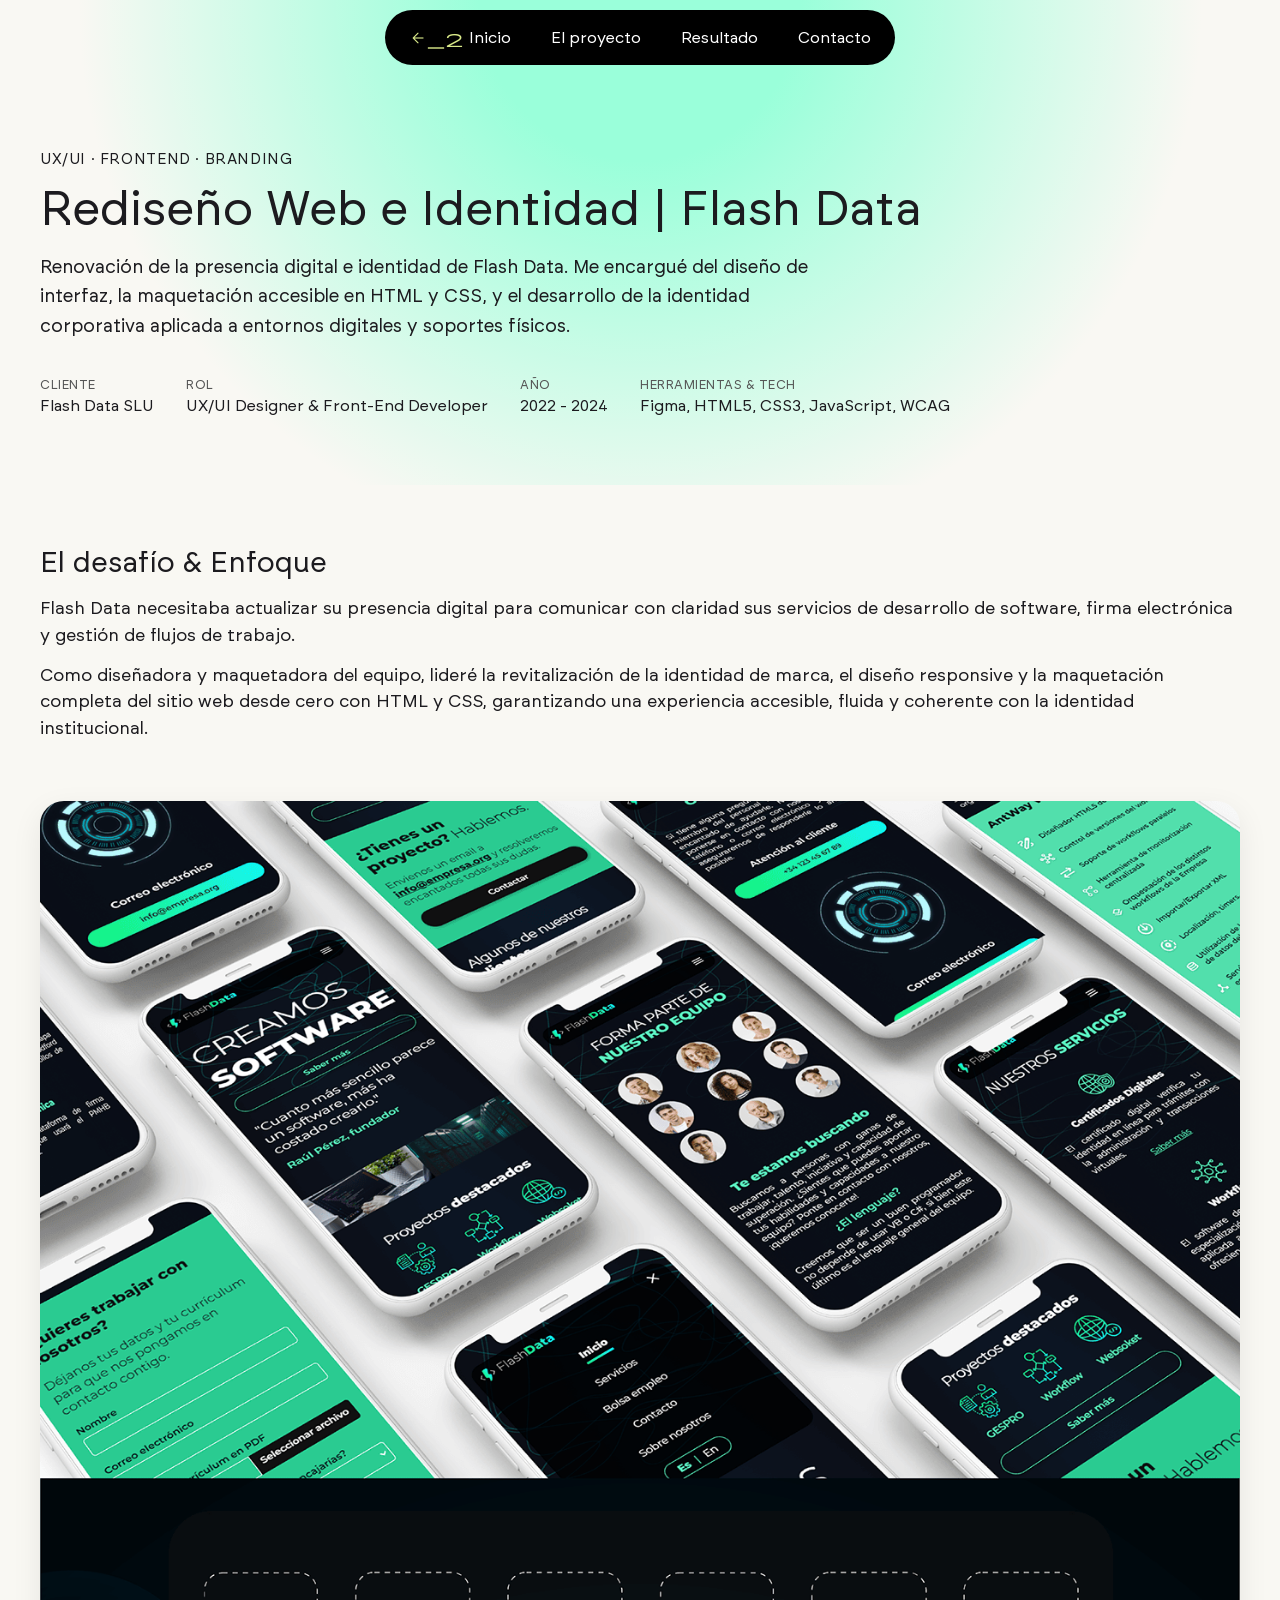
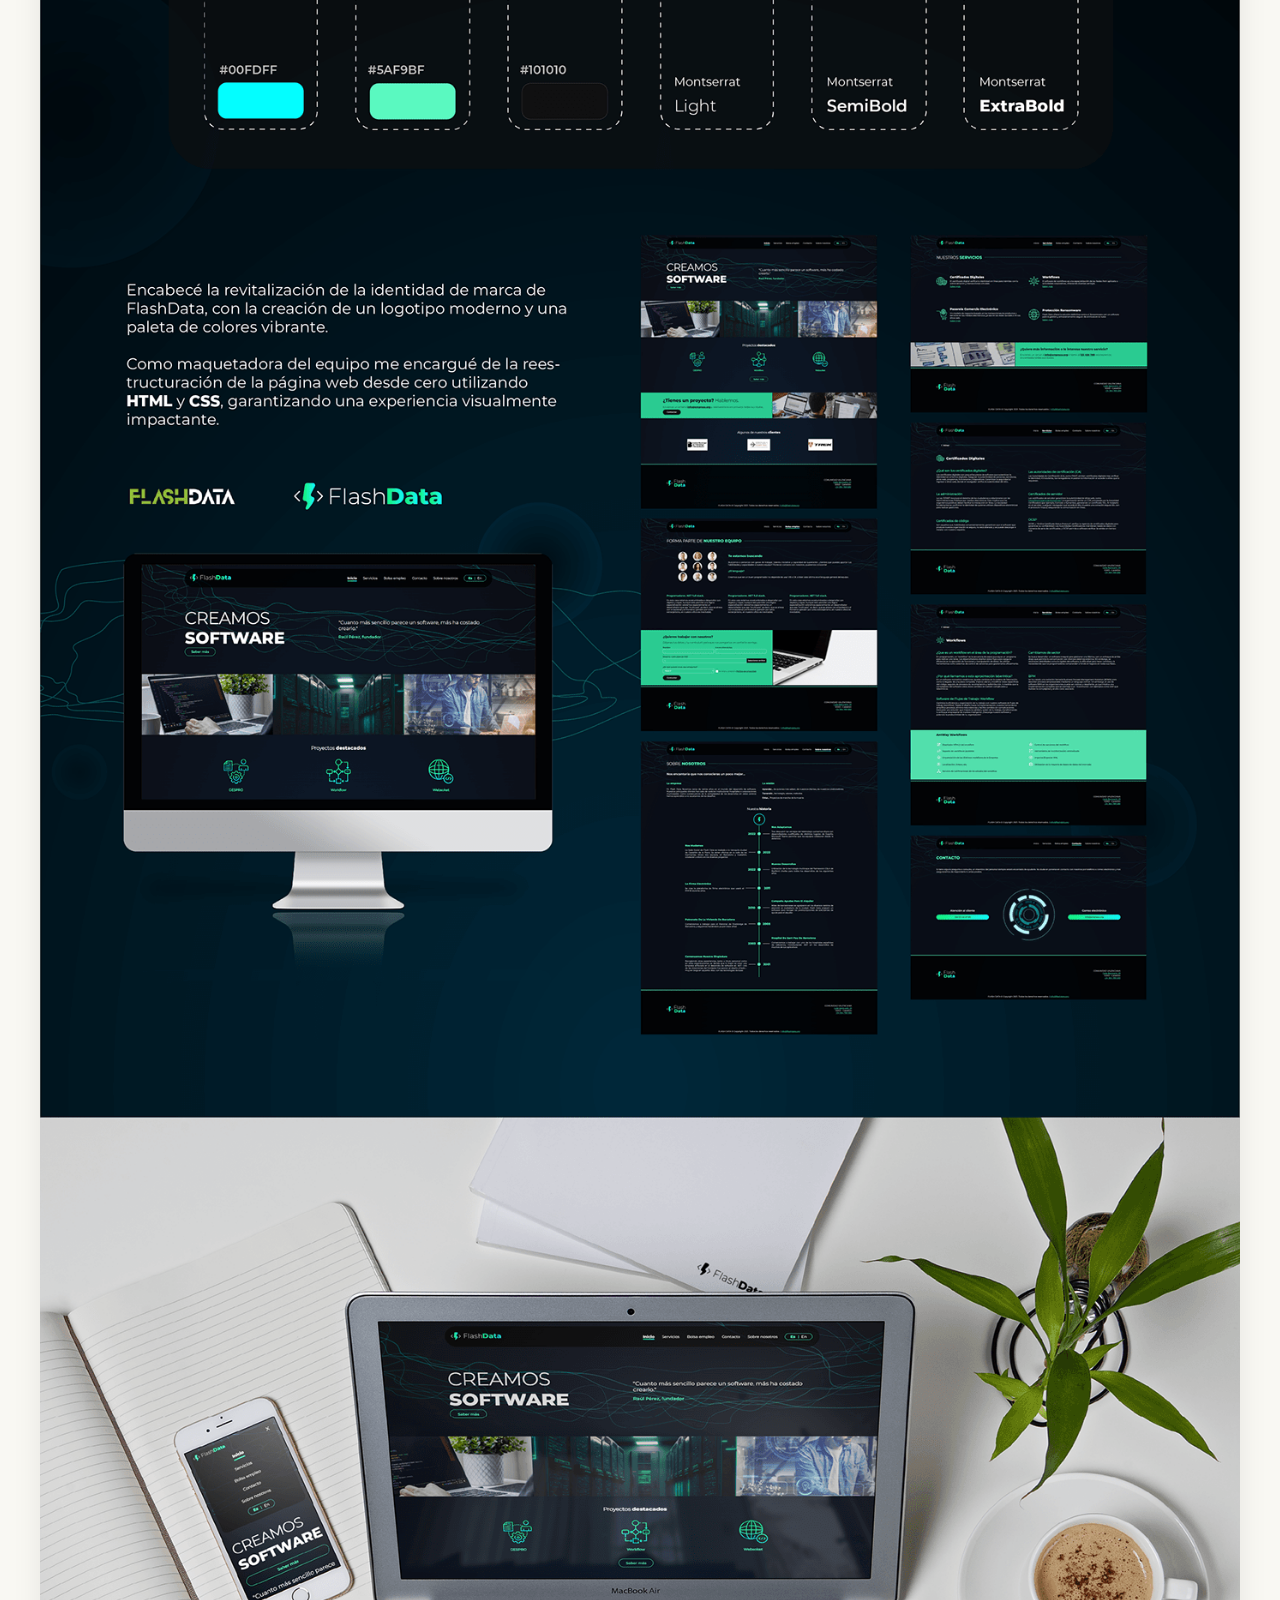
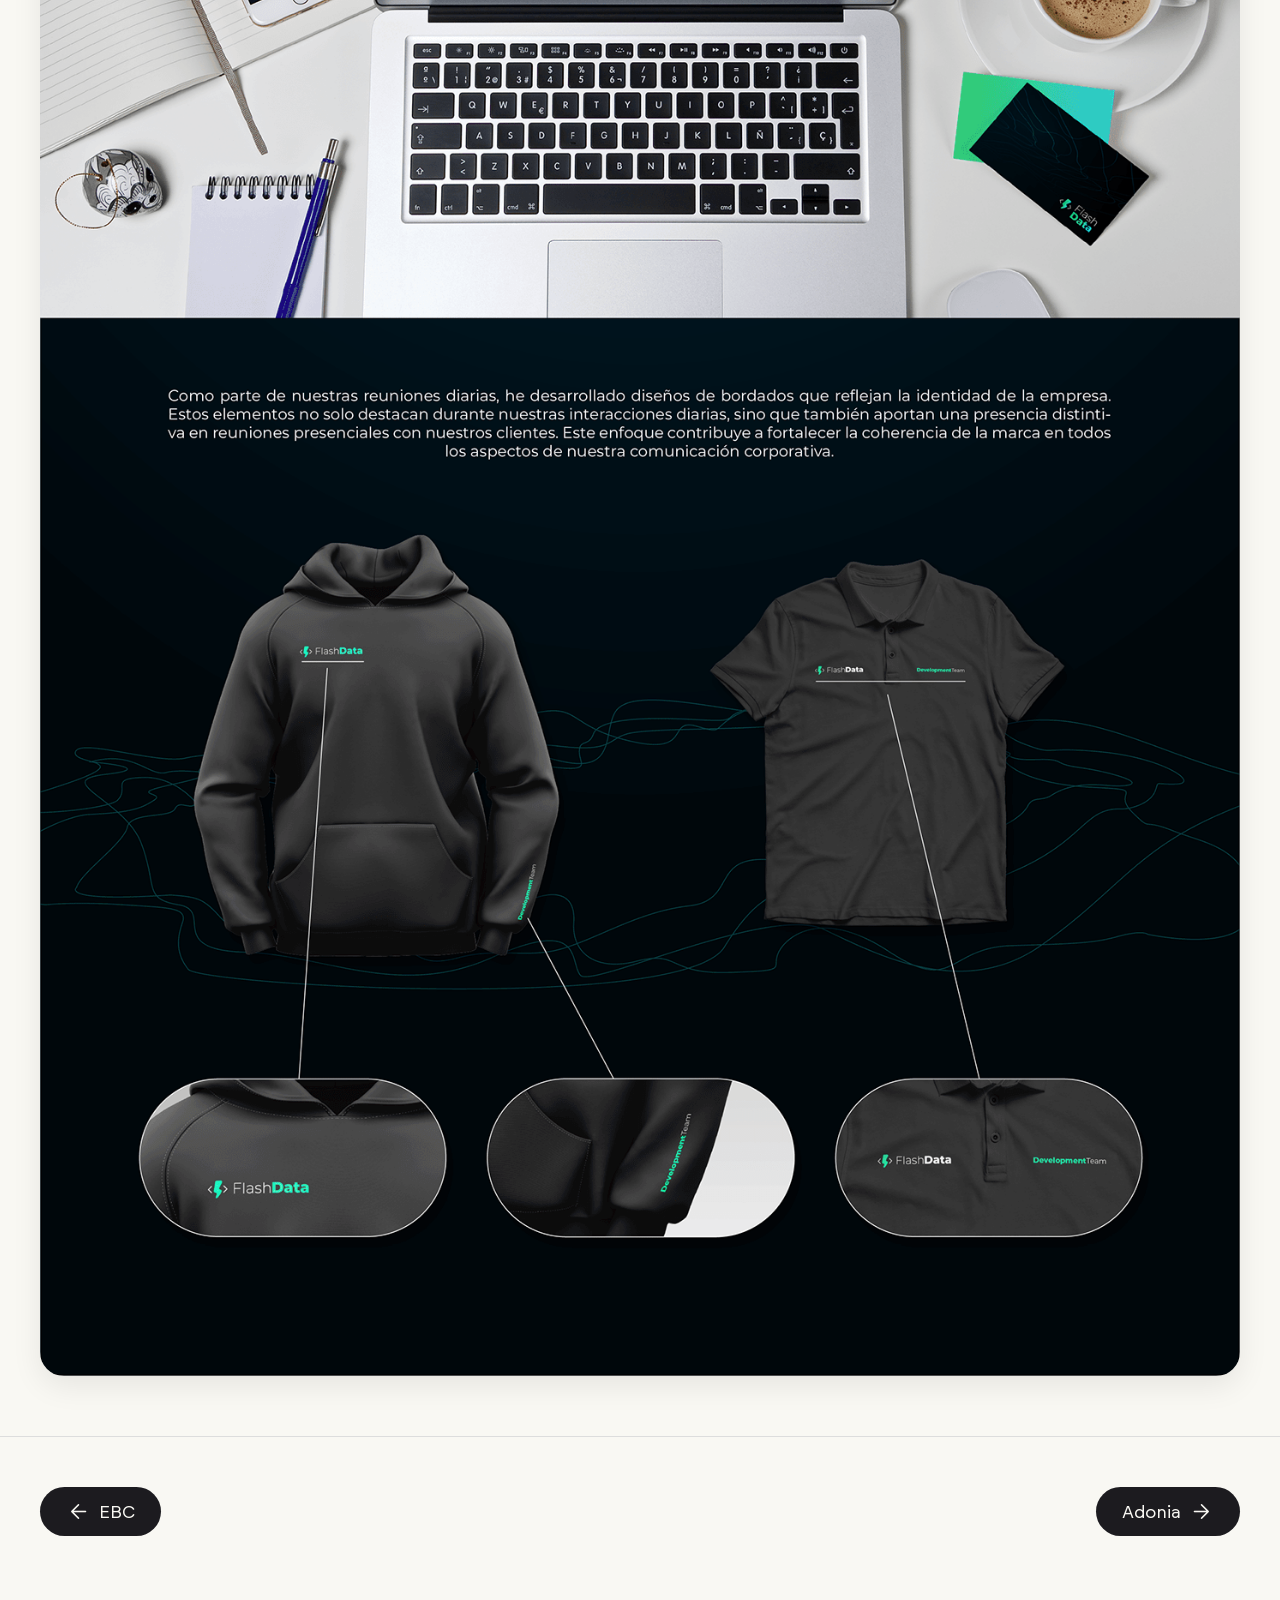
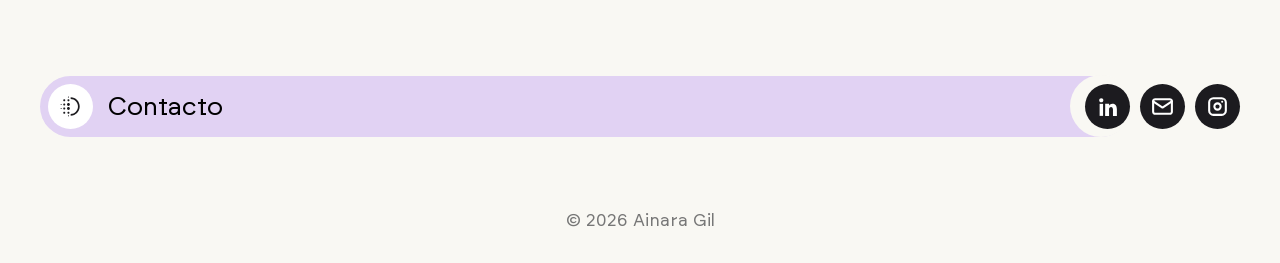
<file: flashdata.html>
<!doctype html>
<html lang="es">
  <head>
    <meta charset="UTF-8" />
    <meta name="viewport" content="width=device-width, initial-scale=1.0" />
    <meta http-equiv="X-UA-Compatible" content="ie=edge" />

    <!-- Fonts -->
    <link rel="preconnect" href="https://fonts.googleapis.com" />
    <link rel="preconnect" href="https://fonts.gstatic.com" crossorigin />
    <link
      href="https://fonts.googleapis.com/css2?family=Manrope:wght@200..800&family=Playfair+Display:ital,wght@1,400..900&display=swap"
      rel="stylesheet"
    />

    <!-- Google Material Icons -->
    <link
      rel="stylesheet"
      href="https://fonts.googleapis.com/css2?family=Material+Symbols+Rounded:opsz,wght,FILL,GRAD@20..48,100..700,0..1,-50..200"
    />

    <!-- Css -->
    <link rel="stylesheet" href="./assets/css/styles.css" />

    <!-- Favicon -->
    <link rel="icon" href="./assets/img/favicon.svg" type="image/png" />

    <title>Flash Data | Rediseño Web, Frontend & Identidad | Ainara Gil</title>
  </head>

  <body class="flashdata">
    <!-- MENÚ DE NAVEGACIÓN -->
    <header class="header">
      <nav class="header__nav" aria-label="Navegación del proyecto">
        <ul class="header__list">
          <li class="header__item">
            <a class="header__link header__link--back" href="index.html#proyectos">
              <span class="material-symbols-rounded">arrow_back_2</span>
              Inicio
            </a>
          </li>
          <li class="header__item"><a class="header__link" href="#proyecto">El proyecto</a></li>
          <li class="header__item"><a class="header__link" href="#resultado">Resultado</a></li>
          <li class="header__item"><a class="header__link" href="#contacto">Contacto</a></li>
        </ul>
      </nav>
    </header>

    <main>
      <!-- HERO DEL PROYECTO -->
      <section class="project-hero">
        <div class="project-hero__container">
          <span class="project-hero__eyebrow">UX/UI · Frontend · Branding</span>
          <h1 class="project-hero__title">Rediseño Web e Identidad | Flash Data</h1>
          <p class="project-hero__summary">
            Renovación de la presencia digital e identidad de Flash Data. Me encargué del diseño de interfaz, la maquetación accesible en HTML y CSS, y el desarrollo de la identidad corporativa aplicada a entornos digitales y soportes físicos.
          </p>

          <dl class="project-meta">
            <div class="project-meta__item">
              <dt>Cliente</dt>
              <dd>Flash Data SLU</dd>
            </div>
            <div class="project-meta__item">
              <dt>Rol</dt>
              <dd>UX/UI Designer &amp; Front-End Developer</dd>
            </div>
            <div class="project-meta__item">
              <dt>Año</dt>
              <dd>2022 - 2024</dd>
            </div>
            <div class="project-meta__item">
              <dt>Herramientas &amp; Tech</dt>
              <dd>Figma, HTML5, CSS3, JavaScript, WCAG</dd>
            </div>
          </dl>
        </div>
      </section>

      <!-- SECCIÓN: CONTEXTO Y ENFOQUE -->
      <div id="proyecto" class="project-block project-block--text">
        <h2>El desafío &amp; Enfoque</h2>
        <p>
          Flash Data necesitaba actualizar su presencia digital para comunicar con claridad sus servicios de desarrollo de software, firma electrónica y gestión de flujos de trabajo.
        </p>
        <p>
          Como diseñadora y maquetadora del equipo, lideré la revitalización de la identidad de marca, el diseño responsive y la maquetación completa del sitio web desde cero con HTML y CSS, garantizando una experiencia accesible, fluida y coherente con la identidad institucional.
        </p>
      </div>

      <!-- SECCIÓN: IMAGEN COMPLETA DEL CASO DE ESTUDIO -->
      <div id="resultado" class="project-block project-block--container project-block--web-preview">
        <img
          src="./assets/img/shots/flashdata/fd-web.png"
          alt="Caso de estudio completo de Flash Data: vistas móviles, sistema de diseño, maquetación web desktop e indumentaria corporativa"
        />
      </div>

      <!-- NAVEGACIÓN ENTRE PROYECTOS -->
      <nav class="project-nav" aria-label="Navegación entre proyectos">
        <a class="project-nav__link" href="european-blockchain-convention.html">
          <span class="material-symbols-rounded">arrow_back</span> EBC
        </a>
        <a class="project-nav__link" href="adonia.html">
          Adonia <span class="material-symbols-rounded">arrow_forward</span>
        </a>
      </nav>

      <!-- SECCIÓN: CONTACTO -->
      <section id="contacto" class="section section--contact">
        <div class="container contact__container">
          <div class="subtitle__container">
            <span class="section__icon-wrapper">
              <img src="./assets/img/svg/contacto.svg" alt="Icono de contacto" class="section__icon" />
            </span>
            <h2 class="section__title">Contacto</h2>
            <span class="circle"></span>
          </div>

          <div class="section__container section__container--contact">
            <a
              class="section__link btn"
              href="https://www.linkedin.com/in/ainaragil/"
              target="_blank"
              rel="noopener noreferrer"
              title="Ir a LinkedIn"
              aria-label="Perfil de LinkedIn de Ainara Gil"
            >
              <svg width="100%" height="100%" viewBox="0 0 24 24" fill="none" xmlns="http://www.w3.org/2000/svg">
                <path d="M7.75215 9.45215H4.43848V21H7.75215V9.45215Z" fill="currentColor"></path>
                <path d="M6.02539 4C4.80352 4 4 4.86049 4 6.00298C4 7.12378 4.77695 8.00595 5.97891 8.00595H6.00547C7.25391 8.00595 8.03086 7.11655 8.02422 6.00298C7.99766 4.86049 7.24727 4 6.02539 4Z" fill="currentColor"></path>
                <path d="M16.8029 9.34375C14.9037 9.34375 13.715 10.4718 13.4959 11.2672V9.45221H9.77051C9.81699 10.4139 9.77051 21.0001 9.77051 21.0001H13.4959V14.7597C13.4959 14.4054 13.4826 14.0583 13.5756 13.8125C13.8279 13.1183 14.3791 12.3952 15.3686 12.3952C16.6635 12.3952 17.2479 13.4654 17.2479 15.0273V21.0001H21.0064V14.579C21.0064 11.0069 19.1604 9.34375 16.8029 9.34375Z" fill="currentColor"></path>
              </svg>
            </a>

            <a
              class="section__link btn"
              href="mailto:ainaragilcm@gmail.com"
              title="Enviar un email"
              aria-label="Enviar correo electrónico a Ainara Gil"
            >
              <svg width="100%" height="100%" viewBox="0 0 24 24" fill="none" xmlns="http://www.w3.org/2000/svg">
                <path d="M3 7C3 6.46957 3.21071 5.96086 3.58579 5.58579C3.96086 5.21071 4.46957 5 5 5H19C19.5304 5 20.0391 5.21071 20.4142 5.58579C20.7893 5.96086 21 6.46957 21 7V17C21 17.5304 20.7893 18.0391 20.4142 18.4142C20.0391 18.7893 19.5304 19 19 19H5C4.46957 19 3.96086 18.7893 3.58579 18.4142C3.21071 18.0391 3 17.5304 3 17V7Z" stroke="currentColor" stroke-width="2" stroke-linecap="round" stroke-linejoin="round"></path>
                <path d="M3 7L12 13L21 7" stroke="currentColor" stroke-width="2" stroke-linecap="round" stroke-linejoin="round"></path>
              </svg>
            </a>

            <a
              class="section__link btn"
              href="https://www.instagram.com/ainara.design/?hl=es"
              target="_blank"
              rel="noopener noreferrer"
              title="Ir a Instagram"
              aria-label="Perfil de Instagram de Ainara Gil"
            >
              <svg width="100%" height="100%" viewBox="0 0 24 24" fill="none" xmlns="http://www.w3.org/2000/svg">
                <path d="M4 8C4 6.93913 4.42143 5.92172 5.17157 5.17157C5.92172 4.42143 6.93913 4 8 4H16C17.0609 4 18.0783 4.42143 18.8284 5.17157C19.5786 5.92172 20 6.93913 20 8V16C20 17.0609 19.5786 18.0783 18.8284 18.8284C18.0783 19.5786 17.0609 20 16 20H8C6.93913 20 5.92172 19.5786 5.17157 18.8284C4.42143 18.0783 4 17.0609 4 16V8Z" stroke="currentColor" stroke-width="2" stroke-linecap="round" stroke-linejoin="round"></path>
                <path d="M9 12C9 12.7956 9.31607 13.5587 9.87868 14.1213C10.4413 14.6839 11.2044 15 12 15C12.7956 15 13.5587 14.6839 14.1213 14.1213C14.6839 13.5587 15 12.7956 15 12C15 11.2044 14.6839 10.4413 14.1213 9.87868C13.5587 9.31607 12.7956 9 12 9C11.2044 9 10.4413 9.31607 9.87868 9.87868C9.31607 10.4413 9 11.2044 9 12Z" stroke="currentColor" stroke-width="2" stroke-linecap="round" stroke-linejoin="round"></path>
                <path d="M16.5 7.5V7.51" stroke="currentColor" stroke-width="2" stroke-linecap="round" stroke-linejoin="round"></path>
              </svg>
            </a>
          </div>
        </div>
      </section>
    </main>

    <footer class="footer">
      <p>© 2026 Ainara Gil</p>
    </footer>
  </body>
</html>
</file>
<file: assets/css/styles.css>
/* RESET */
* {
  box-sizing: border-box;
  margin: 0;
  padding: 0;
  font-weight: 400;
}

html {
  scroll-behavior: smooth;
}

/* MATERIAL SYMBOLS ROUNDED */
.material-symbols-rounded {
  font-family: 'Material Symbols Rounded';
  font-weight: normal;
  font-style: normal;
  font-size: 24px;
  line-height: 1;
  letter-spacing: normal;
  text-transform: none;
  display: inline-block;
  white-space: nowrap;
  word-wrap: normal;
  direction: ltr;
  -webkit-font-smoothing: antialiased;
  font-variation-settings:
    'FILL' 0,
    'wght' 300,
    'GRAD' 0,
    'opsz' 24;
}

main .material-symbols-rounded {
  font-size: 25px;
  display: flex;
  align-items: center;
  justify-content: center;
}

/* TIPOGRAFÍAS */
@font-face {
  font-family: "Brockmann";
  src: url("../fonts/BrockmannRegular.woff") format("woff");
}

@font-face {
  font-family: "Playfair Display";
  src: url("../fonts/PlayfairDisplay-Italic.woff") format("woff");
  font-style: italic;
}

/* PALETA DE COLOR */
:root {
  --beige-10: #f9f8f3;
  --pink-10: #e1d2f3;
  --green-20: #d9e989;
  --orange-80: #fb9c1c;
  --black-90: #1c1b1f;
  --black-100: #000000;
}

/* DECLARACIONES GLOBALES */
body {
  background-color: var(--beige-10);
  font-family: "Brockmann", "Manrope", sans-serif;
  color: var(--black-90);
}

p {
  font-size: 1.1rem;
  line-height: 1.5;
}

img {
  display: block;
  max-width: 100%;
}

a {
  color: inherit;
}

.font-playfair {
  font-family: "Playfair Display", serif;
}

.font-brockmann {
  font-family: "Brockmann", sans-serif;
}

.font-manrope {
  font-family: "Manrope", sans-serif;
}

.beige-10 { color: var(--beige-10); }
.pink-10 { color: var(--pink-10); }
.green-20 { color: var(--green-20); }
.orange-80 { color: var(--orange-80); }
.black-90 { color: var(--black-90); }
.black-100 { color: var(--black-100); }

.container {
  max-width: 1400px;
  margin: 0 auto;
}

/* HEADER */
.header {
  position: fixed;
  width: 100%;
  z-index: 10;
  padding: 10px 24px 0;
}

.header .header__list {
  width: fit-content;
  text-align: center;
  margin: 0 auto;
  padding: 18px 24px;
  border-radius: 100px;
  list-style: none;
  background-color: var(--black-100);
  display: flex;
  align-items: center;
  justify-content: center;
  gap: 40px;
}

.header .header__item {
  display: flex;
}

.header__link {
  font-family: "Brockmann", "Manrope", sans-serif;
  color: white;
  text-decoration: none;
  text-wrap: nowrap;
  font-size: 1rem;
  transition: color 0.2s ease;
  display: inline-flex;
  align-items: center;
  gap: 6px;
}

.header__link:hover,
.header__link:focus-visible {
  color: var(--green-20);
}

.header__link--back .material-symbols-rounded {
  font-size: 18px;
  transition: transform 0.2s ease;
  color: var(--green-20);
}

.header__link--back:hover .material-symbols-rounded {
  transform: translateX(-4px);
}

/* HERO */
.section--hero {
  position: relative;
  overflow: hidden;
  width: 100%;
  background: radial-gradient(circle at 50% 0%, var(--orange-80) 0%, rgba(251, 156, 28, 0.45) 40%, transparent 75%);
}

.section--hero .hero__container {
  background: transparent;
  display: flex;
  flex-direction: column;
  justify-content: center;
  position: relative;
  padding-top: 100px;
  padding-bottom: 0;
  text-align: initial;
}

.section--hero .hero__title {
  font-size: 4rem;
  display: flex;
  justify-content: center;
  width: 100%;
  position: absolute;
  top: 40px;
  z-index: 0;
  max-width: none;
  margin: 0;
  pointer-events: none;
}

.section--hero .hero__title span {
  position: absolute;
  white-space: nowrap;
}

.section--hero .hero__photo {
  filter: grayscale(100%);
  width: 100%;
  max-width: 400px;
  margin: 0 auto;
  z-index: 1;
  display: block;
}

.section--hero .hero__title .text-senior {
  right: calc(50% + 124px);
  top: 185px;
}

.section--hero .hero__title .text-uxui {
  right: calc(50% + 105px);
  top: 250px;
  font-family: "Brockmann", sans-serif;
}

.section--hero .hero__title .overly-1 {
  background: radial-gradient(ellipse at center, var(--green-20) 0%, transparent 75%);
  right: calc(50% + 10px);
  top: 250px;
  width: 400px;
  height: 70px;
  z-index: -1;
}

.section--hero .hero__title .text-web {
  left: calc(50% + 109px);
  top: 158px;
}

.section--hero .hero__title .text-designer {
  top: 220px;
  left: calc(50% + 111px);
  font-family: "Brockmann", sans-serif;
}

.section--hero .hero__title .overly-2 {
  background: radial-gradient(ellipse at center, var(--green-20) 0%, transparent 75%);
  top: 232px;
  left: calc(50% + 30px);
  width: 450px;
  height: 70px;
  z-index: -1;
}

/* SOBRE MÍ */
.section--introduction {
  background-color: var(--black-90);
}

.introduction__container {
  padding: 80px 40px;
  display: flex;
  flex-direction: row;
  align-items: flex-start;
  gap: 50px;
}

.introduction__title {
  display: flex;
  flex-direction: column;
  line-height: 0.9;
  margin: 0;
  flex-shrink: 0;
  white-space: nowrap;
  font-size: 3.4rem;
}

/* Contenedor flexible para ordenar icono y nombre */
.introduction__flex-group {
  display: inline-flex;
  align-items: center;
  gap: 12px;
}


.introduction__icon {
  order: 1;
  display: inline-block;
  vertical-align: middle;
}

.introduction__flex-group .font-playfair {
  order: 2;
}

.introduction__body {
  flex: 1;
  display: flex;
  flex-direction: column;
  gap: 16px;
}

.introduction__headline {
  font-size: 1.8rem;
  line-height: 1.3;
  color: var(--beige-10);
  font-weight: 500;
  margin: 0;
}

.section--introduction .section__description {
  margin: 0;
  font-size: 1.15rem;
  line-height: 1.65;
}

/* SECCIONES Y CABECERAS EN PÍLDORA */
.section {
  position: relative;
}

.section__header {
  display: flex;
  align-items: center;
  padding: 8px 30px 8px 8px;
  border-radius: 100px;
  margin-bottom: 40px;
  width: fit-content;
  gap: 15px;
}

.section__header--projects { background-color: var(--pink-10); }
.section__header--about { background-color: var(--green-20); }
.section__header--contact { background-color: var(--pink-10); }
.section__header--academic { background-color: var(--green-20); }
.section__header--experience { background-color: var(--pink-10); }

.section__icon-wrapper {
  background-color: #ffffff;
  border-radius: 50%;
  width: 45px;
  height: 45px;
  display: flex;
  align-items: center;
  justify-content: center;
  flex-shrink: 0;
  font-size: 1.2rem;
}

.section__icon {
  width: 25px;
  height: 25px;
}

.section__title {
  font-size: 1.6rem;
  color: var(--black-100);
  margin: 0;
  font-weight: 500;
}

.subsection__title {
  font-size: 1.5rem;
  color: var(--black-100);
  padding-bottom: 10px;
  margin-bottom: 15px;
  border-bottom: 1px solid #999;
  font-weight: normal;
}

/* PROYECTOS */
.section--projects {
  background: radial-gradient(circle at center, var(--pink-10) 0%, transparent 55%);
}

.projects__container {
  padding: 0 40px 100px;
}

.projects__grid {
  display: grid;
  grid-template-columns: repeat(auto-fit, minmax(320px, 1fr));
  gap: 32px;
}

.card {
  display: block;
  text-decoration: none;
  color: inherit;
  border-radius: 24px;
  overflow: hidden;
  background-color: var(--black-90);
  transition: transform 0.25s ease, box-shadow 0.25s ease;
}

.card:hover,
.card:focus-visible {
  transform: translateY(-6px);
  box-shadow: 0 16px 32px rgba(0, 0, 0, 0.15);
}

.card__cover {
  aspect-ratio: 4 / 3;
  width: 100%;
  object-fit: cover;
}

.card__body {
  padding: 22px 24px 26px;
}

.card__title {
  font-size: 1.25rem;
  color: var(--beige-10);
  margin-bottom: 10px;
}

.card__tags {
  list-style: none;
  display: flex;
  flex-wrap: wrap;
  gap: 8px;
}

.card__tag {
  font-size: 0.8rem;
  color: var(--black-90);
  background-color: var(--green-20);
  padding: 4px 12px;
  border-radius: 100px;
}

/* EXPERIENCIA Y EDUCACIÓN */
.section-row {
  display: flex;
  justify-content: space-between;
  max-width: 1400px;
  margin: 0 auto;
  background: radial-gradient(circle at center, var(--green-20) -50%, transparent 50%);
}

.section-row__column {
  flex: 1;
  padding: 80px 40px;
}

.section--experience .experience__list {
  padding: 0;
  list-style: none;
  display: flex;
  flex-direction: column;
  gap: 40px;
}

.job {
  display: flex;
  flex-direction: column;
  gap: 24px;
}

.job__header,
.job__body {
  display: flex;
  flex-direction: column;
  gap: 6px;
}

.job__body {
  gap: 10px;
}

.job__company {
  font-size: 1rem;
  color: var(--black-100);
}

.job__time {
  display: flex;
  justify-content: space-between;
  font-size: 0.9rem;
  color: #555;
}

.job__label {
  font-size: 1.1rem;
}

.job__list {
  padding-left: 20px;
  margin: 0;
  display: flex;
  flex-direction: column;
  gap: 6px;
}

.job__item {
  font-size: 1rem;
  line-height: 1.4;
}

.job__item::marker {
  color: var(--black-100);
}

.education {
  margin-bottom: 40px;
}

.education__degree {
  font-size: 1.15rem;
  font-weight: 500;
  margin: 0 0 5px 0;
}

.education__institution {
  font-size: 0.95rem;
  color: #444;
  margin: 0;
}

.course__list {
  list-style: none;
  padding: 0;
  display: flex;
  flex-direction: column;
  gap: 20px;
}

.course {
  display: flex;
  align-items: flex-start;
  gap: 15px;
}

.course__icon {
  width: 30px;
  height: 30px;
  flex-shrink: 0;
  margin-top: 2px;
}

.course__content {
  display: flex;
  flex-direction: column;
  gap: 4px;
}

.course__title {
  font-size: 1.1rem;
  font-weight: 500;
}

.course__description {
  margin: 0;
  font-size: 0.95rem;
  color: #555;
  line-height: 1.4;
}

/* HABILIDADES */
.section--habilities {
  background-image: url("../img/bg-habilidades.webp");
  background-repeat: no-repeat;
  background-size: cover;
}

.habilities__container {
  padding: 80px 40px;
  display: flex;
  align-items: center;
  gap: 40px;
}

.habilities__container .subtitle__container {
  background-color: var(--orange-80);
  width: fit-content;
  margin: 0;
}

.section--habilities .skills__list {
  list-style: none;
  padding: 0;
  display: flex;
  flex-wrap: wrap;
  gap: 10px;
  align-items: center;
}

.section--habilities .skills__list .skills__tag {
  color: var(--black-100);
  border: 1px solid var(--black-100);
  padding: 6px 15px;
  text-wrap: nowrap;
  border-radius: 100px;
  font-size: 0.95rem;
}

/* CONTACTO */
.section--contact .contact__container {
  padding: 40px;
  display: flex;
  flex-direction: row;
  align-items: center;
  justify-content: space-between;
}

.subtitle__container {
  display: flex;
  align-items: center;
  padding: 8px 30px 8px 8px;
  border-radius: 100px;
  width: 100%;
  gap: 15px;
}

.section--contact .subtitle__container {
  background-color: var(--pink-10);
  position: relative;
  margin-right: -46px;
}

.section--contact .circle {
  position: absolute;
  width: 62px;
  height: 62px;
  background-color: var(--beige-10);
  border-radius: 100px;
  right: -1px;
}

.section__container--contact {
  display: flex;
  gap: 10px;
  z-index: 1;
}

.section--contact .btn {
  background-color: var(--black-90);
  border-radius: 50%;
  width: 45px;
  height: 45px;
  display: flex;
  align-items: center;
  justify-content: center;
  flex-shrink: 0;
}

.section--contact .btn svg {
  width: 25px;
  color: white;
}

.section--contact .btn:hover {
  background-color: var(--green-20);
}

.section--contact .btn:hover svg {
  color: var(--black-90);
}

/* VISTA DE PROYECTO */
.project-hero {
  background: radial-gradient(circle at top, var(--pink-10) 20%, transparent 70%);
  padding: 150px 40px 70px;
}

.flashdata .project-hero {
  background: radial-gradient(circle at top, #9affda 20%, transparent 70%);
}

.ebc .project-hero {
  background: radial-gradient(circle at top, #8cbaff 20%, transparent 70%);
}

.adonia .project-hero {
  background: radial-gradient(circle at top, #fcd8d2 20%, transparent 70%);
}

.project-hero__container {
  max-width: 1400px;
  margin: 0 auto;
}

.project-hero__eyebrow {
  font-size: 0.95rem;
  text-transform: uppercase;
  letter-spacing: 0.04em;
  margin-bottom: 14px;
  display: block;
}

.project-hero__title {
  font-size: 3rem;
  line-height: 1.1;
  margin-bottom: 18px;
}

.project-hero__summary {
  font-size: 1.15rem;
  max-width: 780px;
  line-height: 1.6;
}

.project-meta {
  display: flex;
  flex-wrap: wrap;
  gap: 32px;
  margin-top: 36px;
}

.project-meta__item dt {
  font-size: 0.8rem;
  text-transform: uppercase;
  letter-spacing: 0.04em;
  color: #555;
  margin-bottom: 4px;
}

.project-meta__item dd {
  font-size: 1rem;
  font-weight: 500;
}

.project-block {
  padding: 0 40px;
  margin: 0 auto 60px;
  max-width: 1400px;
  width: 100%;
}

.project-block--text {
  margin-top: 60px;
}

.project-block--text h2 {
  font-size: 1.8rem;
  margin-bottom: 16px;
}

.project-block__subtitle {
  margin-top: 48px;
}

.project-block--text p + p {
  margin-top: 14px;
}

.project-detail__list {
  padding-left: 20px;
  margin: 16px 0;
  display: flex;
  flex-direction: column;
  gap: 10px;
}

.project-detail__list li {
  font-size: 1.05rem;
  line-height: 1.6;
}

.project-block--container,
.project-block--full,
.project-block--web-preview,
.project-block--video {
  max-width: 1400px;
  padding: 0 40px;
  margin: 0 auto 60px;
}

.project-block--container img,
.project-block--full img,
.project-block--web-preview img {
  width: 100%;
  height: auto;
  display: block;
  border-radius: 24px;
  box-shadow: 0 10px 30px rgba(0, 0, 0, 0.08);
}

.project-block--video video {
  width: 100%;
  height: auto;
  display: block;
  border-radius: 24px;
  box-shadow: 0 16px 40px rgba(0, 0, 0, 0.12);
  background-color: var(--black-100);
}

.project-block--two-col {
  display: grid;
  grid-template-columns: 1fr 1fr;
  gap: 24px;
}

.project-block--two-col img {
  border-radius: 20px;
  width: 100%;
  height: auto;
  object-fit: cover;
}

.project-nav {
  display: flex;
  justify-content: space-between;
  align-items: center;
  padding: 50px 40px 100px;
  max-width: 1400px;
  margin: 0 auto;
  border-top: 1px solid #ddd;
  gap: 20px;
  flex-wrap: wrap;
}

.project-nav__link {
  text-decoration: none;
  font-size: 1.1rem;
  padding: 12px 26px;
  border-radius: 100px;
  background-color: var(--black-90);
  color: var(--beige-10);
  transition: background-color 0.2s ease, color 0.2s ease;
  display: inline-flex;
  align-items: center;
  gap: 8px;
}

.project-nav__link:hover,
.project-nav__link:focus-visible {
  background-color: var(--green-20);
  color: var(--black-90);
}

/* FOOTER */
.footer {
  text-align: center;
  padding: 30px;
  font-size: 0.85rem;
  color: #777;
}

/* MEDIA QUERIES */
@media (max-width: 850px) {
  /* Contenedor relativo para alojar los degradados negros en los extremos */
  .header__nav {
    position: relative;
    max-width: fit-content;
    margin: 0 auto;
  }

  /* Capa de degradado negro izquierda y derecha */
  .header__nav::before,
  .header__nav::after {
    content: "";
    position: absolute;
    top: 0;
    bottom: 0;
    width: 30px;
    z-index: 2;
    pointer-events: none; /* Permite hacer clic o scroll a través del degradado */
  }

  /* Extremo izquierdo: negro sólido -> transparente */
  .header__nav::before {
    left: 0;
    border-top-left-radius: 100px;
    border-bottom-left-radius: 100px;
    background: linear-gradient(to right, var(--black-100) 25%, transparent 100%);
  }

  /* Extremo derecho: transparente -> negro sólido */
  .header__nav::after {
    right: 0;
    border-top-right-radius: 100px;
    border-bottom-right-radius: 100px;
    background: linear-gradient(to left, var(--black-100) 25%, transparent 100%);
  }

  /* Ajuste de la lista interna */
  .header .header__list {
    overflow-x: auto;
    overflow-y: hidden;
    width: 100%;
    scrollbar-width: none;
    -ms-overflow-style: none;
    justify-content: start;
    flex-wrap: nowrap;
    gap: 24px;
    padding-left: 28px;
    padding-right: 28px;
    -webkit-overflow-scrolling: touch;
    /* Eliminamos el mask-image */
    -webkit-mask-image: none;
    mask-image: none;
  }

  .header .header__list::-webkit-scrollbar {
    display: none;
    width: 0;
    height: 0;
  }

  .section .container,
  .section-row__column {
    padding: 60px 24px;
  }

  .section--hero .hero__container {
    padding-top: 150px;
    padding-bottom: 0px;
  }

  .section--hero .hero__title {
    position: initial;
    flex-wrap: wrap;
    font-size: 3rem;
    align-items: center;
    gap: 8px;
  }

  .section--hero .hero__title span {
    position: initial;
    flex-wrap: wrap;
    font-size: 3rem;
    gap: 10px;
  }

  .section--hero .hero__title .overly-2 {
    display: none;
  }

  .section--hero .hero__title .overly-1 {
    position: absolute;
    display: flex;
    width: 380px !important;
    height: 200px !important;
    top: 85px !important;
    left: 0 !important;
  }

  .section__header {
    width: 100%;
  }

  /* En mobile invertimos el orden: Ainara (order: 1) y la carita al final (order: 2) */
  .introduction__flex-group .font-playfair {
    order: 1;
  }
  .introduction__icon {
    order: 2;
  }

  .introduction__container {
    flex-direction: column;
    align-items: flex-start;
    padding: 60px 24px;
    gap: 20px;
  }

  .introduction__title {
    flex-direction: row;
    flex-wrap: wrap;
    items: center;
    font-size: 2.5rem;
    gap: 10px;
  }

  .introduction__headline {
    font-size: 1.4rem;
  }

  .section-row {
    flex-direction: column;
    gap: 0px;
  }

  .section--academic-training .container,
  .section--experience .container {
    padding: 0;
  }

  .section--academic-training {
    padding-top: 0;
  }

  .habilities__container {
    flex-wrap: wrap;
  }

  .section .container.projects__container {
    padding: 0 24px 60px;
  }

  .project-block,
  .project-nav,
  .project-block--container,
  .project-block--full,
  .project-block--web-preview,
  .project-block--video {
    padding-left: 24px;
    padding-right: 24px;
  }

  .project-block--text {
    margin-top: 40px;
  }

  .project-block--two-col {
    grid-template-columns: 1fr;
  }

  .project-hero__title {
    font-size: 2.2rem;
  }

  .contact__container {
    padding: 40px 24px 80px;
    flex-direction: column;
    align-items: flex-start;
    gap: 20px;
  }

  .contact__container .section__title {
    font-size: 1.3rem;
  }

  .contact__container .subtitle__container {
    gap: 10px;
    margin-right: 0;
  }

  .contact__container .circle {
    display: none;
  }

  .section__container--contact {
    gap: 5px;
  }
}
</file>
